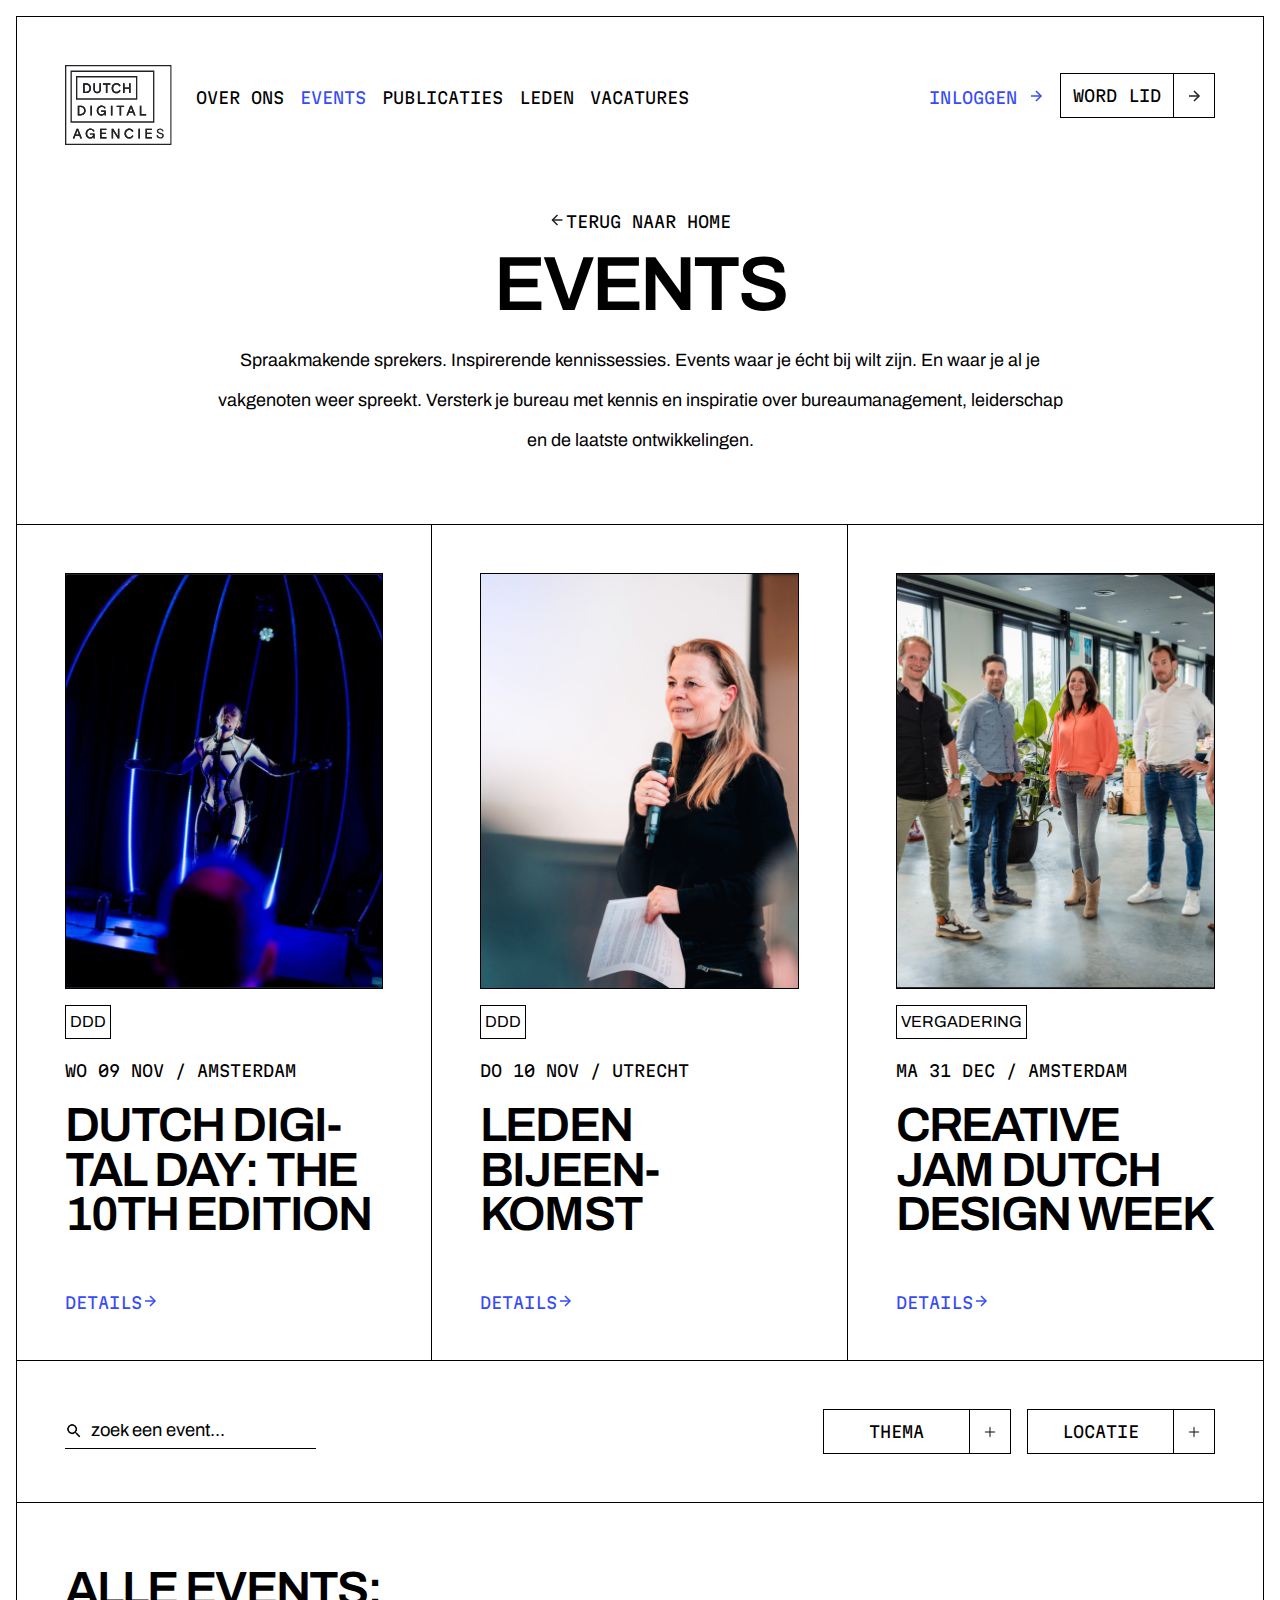
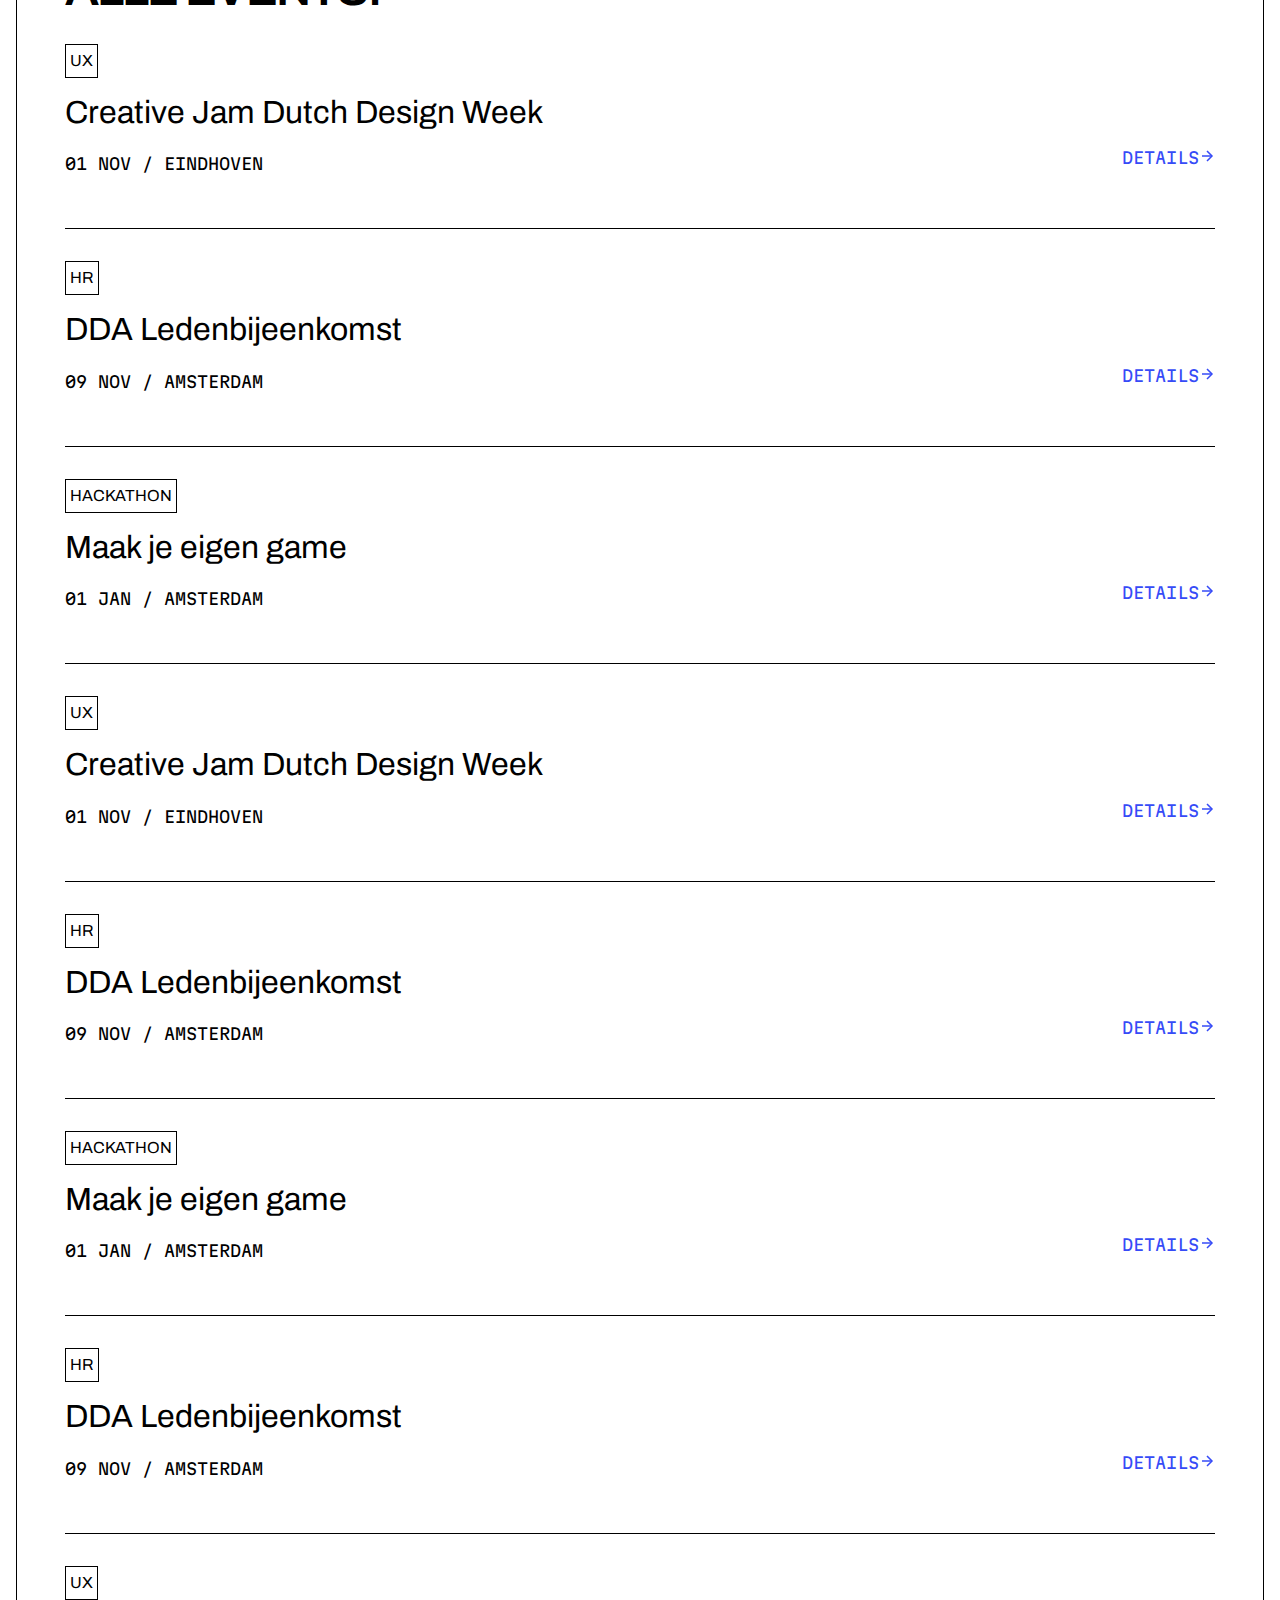
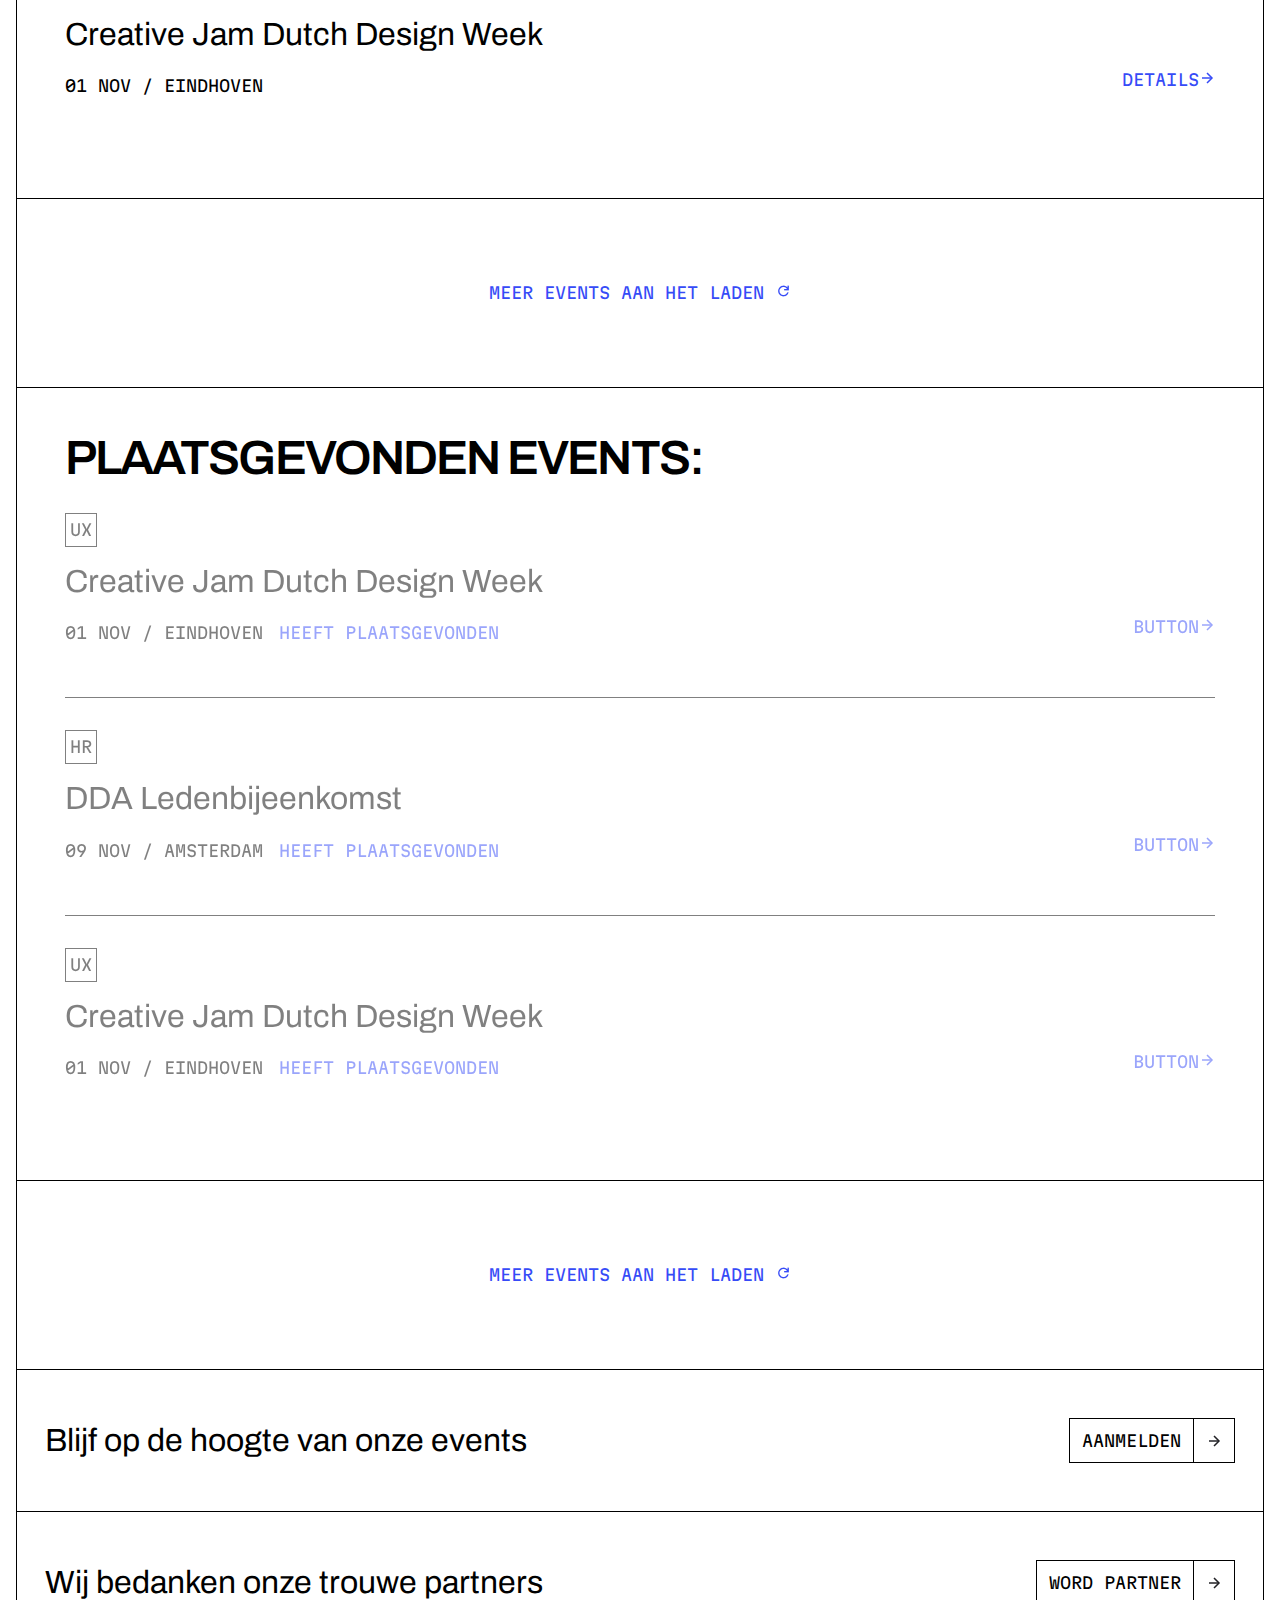
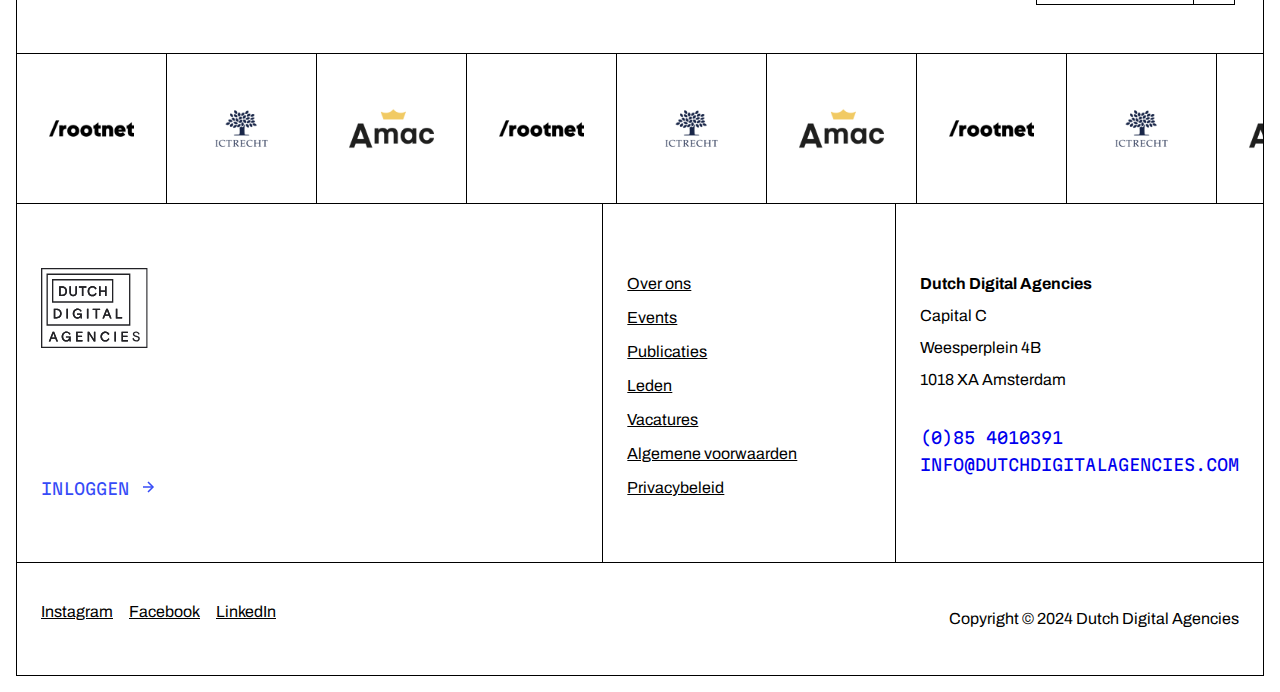
<file: index.html>
<!DOCTYPE html>
<html lang="nl">

<head>
    <meta charset="UTF-8">
    <meta name="viewport" content="width=device-width, initial-scale=1.0">
    <title>Events</title>
    <!DOCTYPE html>
    <html lang="nl">
    <link rel="stylesheet" href="./styles/styles.css">
    <link rel="stylesheet" href="./styles/font.css">
    <script defer src="./index.js"></script>

    </html>
</head>

<body>
    <header class="shrink">
        <nav class="scrolled">
            <a href="#"><img src="assets/logo.svg" alt="Dutch Digital Agencies"></a>
            <div class="off-screen-menu ">
                <ul>
                    <li><a href="">over ons</a></li>
                    <li><a class="active-page" href="index.html">events</a></li>
                    <li><a href="">publicaties</a></li>
                    <li><a href="">leden</a></li>
                    <li><a href="">vacatures</a></li>

                    <li class="align-right"><a class="blauwe-link" href="">inloggen <img src="assets/right-blauw.svg"
                                alt=""></a></li>
                    <li><a class="btn" href=""><span>word lid</span>
                            <div><img src="assets/arrow-right.svg" alt=""></div>
                        </a></li>
                </ul>
            </div>

            <button class="ham-menu" aria-label="navigatie menu">
                <span></span>
                <span></span>
                <span></span>
            </button>
        </nav>
    </header>

    <main>
        <!-- begin pagina tekst -->
        <section class="home">
            <a href=""><img src="assets/arrow-left.svg" alt="">terug naar home</a>
            <h1>events</h1>
            <p>Spraakmakende sprekers. Inspirerende kennissessies. Events waar je écht bij wilt zijn. En waar
                je al je vakgenoten weer spreekt. Versterk je bureau met kennis en inspiratie over bureaumanagement,
                leiderschap
                en de laatste ontwikkelingen.</p>
        </section>

        <!-- 3 events op een rij -->
        <section class="trending">
            <h2 class="visually-hidden">aankomende events:</h2>
            <article>
                <img class="sizing" src="assets/dutch-digital-day.png" alt="dutch digital day">
                <div class="text">
                    <p class="label"><abbr title="Dutch Digital Day">DDD</abbr></p>
                    <p class="data">wo 09 nov / Amsterdam</p>
                    <h2 class="xl">Dutch Digital Day: The 10th edition</h2>
                    <a class="blauwe-link" href="">details<img src="assets/right-blauw.svg" alt=""></a>
                </div>
            </article>

            <article>
                <img class="sizing" src="assets/leden-bijeenkomst.png" alt="ledenbijeenkomst">
                <div class="text">
                    <p class="label"><abbr title="Dutch Digital Day">DDD</abbr></p>
                    <p class="data">do 10 nov / Utrecht</p>
                    <h2 class="xl">Leden bijeenkomst</h2>
                    <a class="blauwe-link" href="detailpagina.html">details<img src="assets/right-blauw.svg" alt=""></a>
                </div>
            </article>

            <article>
                <img class="sizing" src="assets/creatieve-jam.png" alt="creatieve-jam">
                <div class="text">
                    <p class="label">VERGADERING</p>
                    <p class="data">ma 31 dec / Amsterdam</p>
                    <h2 class="xl">Creative Jam Dutch Design Week</h2>
                    <a class="blauwe-link" href="">details<img src="assets/right-blauw.svg" alt=""></a>
                </div>
            </article>
        </section>

        <!-- search- en filterbalk -->
        <section class="search">
            <h2 class="visually-hidden">zoekbalk en filters</h2>

            <form class="search-form" action="./search">
                <!-- <label for="event"> -->

             <div class="searchbox">       
                <img src="./assets/search-icon.png" alt="" aria-label="true">
                <input type="search" id="event" name="search" placeholder="zoek een event..." aria-label="Zoek een event" inputmode="search">
                <!-- <button type="submit">zoek</button> -->
            </div>

            <!-- </label> -->
            </form>

            <div class="right-container">
                <button class="btn filter thema-btn btn-selected"><span>THEMA</span>
                    <div><img src="assets/Icon.png" alt=""></div>
                    <form class="dropdown collapsed thema-dropdown">
                        <div class="dropdown-inner">
                            <label class="check-styling"><input id="ux" value="ux" type="radio" name="filterType">ux</label>
                            <label class="check-styling"><input id="hr" value="hr" type="radio" name="filterType">hr</label>
                            <label class="check-styling"><input id="hackathon" value="hackathon" type="radio" name="filterType">hackathon</label>
                            <label class="check-styling"><input id="all" value="" type="radio" name="filterType">geen filters</label>
                        </div>
                    </form>
                </button>
                <button class="btn filter locatie-btn btn-selected"><span>LOCATIE</span>
                    <div><img src="assets/Icon.png" alt=""></div>
                    <form class="dropdown collapsed locatie-dropdown">
                        <div class="dropdown-inner">
                            <label class="check-styling"><input type="radio" id="eindhoven" value="eindhoven" name="filterPlaats">Eindhoven</label>
                            <label class="check-styling"><input type="radio" id="amsterdam" value="amsterdam" name="filterPlaats">Amsterdam</label>
                            <label class="check-styling"><input type="radio" id="all" value="" name="filterPlaats">geen filters</label>
                        </div>
                    </form>
                </button>
            </div>
        </section>

        <!-- hele rij met events -->
        <section class="eventlist">
            <h3>alle events:</h3>
            <ul>
                <li data-category="ux" data-category2="eindhoven" >
                    <p class="label">UX</p>
                    <h3 class="lg">Creative Jam Dutch Design Week</h3>
                    <div class="flex-container">
                        <p class="data">01 nov / Eindhoven</p>
                        <a class="blauwe-link" href="">DETAILS<img src="assets/right-blauw.svg" alt=""></a>
                    </div>
                </li>
                <li data-category="hr" data-category2="amsterdam">
                    <p class="label">HR</p>
                    <h3 class="lg">DDA Ledenbijeenkomst</h3>
                    <div class="flex-container">
                        <p class="data">09 nov / Amsterdam</p>
                        <a class="blauwe-link" href="detailpagina.html">DETAILS<img src="assets/right-blauw.svg"
                                alt=""></a>
                    </div>
                </li>
                <li data-category="hackathon" data-category2="amsterdam">
                    <p class="label">hackathon</p>
                    <h3 class="lg">Maak je eigen game</h3>
                    <div class="flex-container">
                        <p class="data">01 jan / Amsterdam</p>
                        <a class="blauwe-link" href="">DETAILS<img src="assets/right-blauw.svg" alt=""></a>
                    </div>
                </li>
                <li data-category="ux" data-category2="eindhoven">
                    <p class="label">UX</p>
                    <h3 class="lg">Creative Jam Dutch Design Week</h3>
                    <div class="flex-container">
                        <p class="data">01 nov / Eindhoven</p>
                        <a class="blauwe-link" href="">DETAILS<img src="assets/right-blauw.svg" alt=""></a>
                    </div>
                </li>
                <li data-category="hr" data-category2="amsterdam">
                    <p class="label">HR</p>
                    <h3 class="lg">DDA Ledenbijeenkomst</h3>
                    <div class="flex-container">
                        <p class="data">09 NOV / AMSTERDAM</p>
                        <a class="blauwe-link" href="detailpagina.html">DETAILS<img src="assets/right-blauw.svg"
                                alt=""></a>
                    </div>
                </li>
                <li data-category="hackathon" data-category2="amsterdam">
                    <p class="label">hackathon</p>
                    <h3 class="lg">Maak je eigen game</h3>
                    <div class="flex-container">
                        <p class="data">01 jan / Amsterdam</p>
                        <a class="blauwe-link" href="">DETAILS<img src="assets/right-blauw.svg" alt=""></a>
                    </div>
                </li>
                <li data-category="hr" data-category2="amsterdam">
                    <p class="label">HR</p>
                    <h3 class="lg">DDA Ledenbijeenkomst</h3>
                    <div class="flex-container">
                        <p class="data">09 nov / Amsterdam</p>
                        <a class="blauwe-link" href="detailpagina.html">DETAILS<img src="assets/right-blauw.svg"
                                alt=""></a>
                    </div>
                </li>
                <li data-category="ux" data-category2="eindhoven">
                    <p class="label">UX</p>
                    <h3 class="lg">Creative Jam Dutch Design Week</h3>
                    <div class="flex-container">
                        <p class="data">01 nov / Eindhoven</p>
                        <a class="blauwe-link" href="">DETAILS<img src="assets/right-blauw.svg" alt=""></a>
                    </div>
                </li>
            </ul>
        </section>

        <!-- laden content -->
        <div class="laden">
            <p>meer events aan het laden <img src="assets/reload.png" alt=""></p>
        </div>

        <!-- hele rij plaatsgevonden events -->
        <section class="verleden">
            <h3>plaatsgevonden events:</h3>
            <ul>
                <li>
                    <p class="label">UX</p>
                    <h4>Creative Jam Dutch Design Week</h4>
                    <div class="flex-container">
                        <p class="data">01 nov / Eindhoven</p>
                        <p>heeft plaatsgevonden</p>
                        <div class="flex-item">
                            <a class="blauwe-link" href="">BUTTON<img src="assets/right-blauw.svg" alt=""></a>
                        </div>
                    </div>
                </li>
                <li>
                    <p class="label">HR</p>
                    <h4>DDA Ledenbijeenkomst</h4>
                    <div class="flex-container">
                        <p class="data">09 nov / Amsterdam</p>
                        <p>heeft plaatsgevonden</p>
                        <div class="flex-item">
                            <a class="blauwe-link" href="detailpagina.html">BUTTON<img src="assets/right-blauw.svg"
                                    alt=""></a>
                        </div>
                    </div>
                </li>
                <li>
                    <p class="label">UX</p>
                    <h4>Creative Jam Dutch Design Week</h4>
                    <div class="flex-container">
                        <p class="data">01 nov / Eindhoven</p>
                        <p>heeft plaatsgevonden</p>
                        <div class="flex-item">
                            <a class="blauwe-link" href="">BUTTON<img src="assets/right-blauw.svg" alt=""></a>
                        </div>
                    </div>
                </li>
            </ul>
        </section>

        <!-- laden content -->
        <div class="laden">
            <p>meer events aan het laden <img src="assets/reload.png" alt=""></p>
        </div>

        <!-- op de hoogte blijven = aanmelden -->
        <section class="up2date">
            <h4>Blijf op de hoogte van onze events</h4>
            <a class="btn" href=""><span>aanmelden</span>
                <div><img src="assets/arrow-right.svg" alt=""></div>
            </a>
        </section>

        <!-- bedanken partners = word partner -->
        <section class="thanks">
            <h4>Wij bedanken onze trouwe partners</h4>
            <a class="btn" href=""><span>word partner</span>
                <div><img src="assets/arrow-right.svg" alt=""></div>
            </a>
        </section>

        <div class="logos">
            <img src="assets/rootnetlogo.png" alt="logo rootnet">
            <img src="assets/ictrechtlogo.png" alt="logo ictrecht">
            <img src="assets/amaclogo.png" alt="logo Amac">
            <img src="assets/rootnetlogo.png" alt="logo rootnet">
            <img src="assets/ictrechtlogo.png" alt="logo ictrecht">
            <img src="assets/amaclogo.png" alt="logo Amac">
            <img src="assets/rootnetlogo.png" alt="logo rootnet">
            <img src="assets/ictrechtlogo.png" alt="logo ictrecht">
            <img src="assets/amaclogo.png" alt="logo Amac">
            <img src="assets/rootnetlogo.png" alt="logo rootnet">
            <img src="assets/ictrechtlogo.png" alt="logo ictrecht">
            <img src="assets/amaclogo.png" alt="logo Amac">
        </div>
    </main>

    <footer>
        <div class="first">
            <img id="logo" src="assets/logo.svg" alt="logo">
            <a class="blauwe-link" href="">inloggen <img src="assets/right-blauw.svg" alt=""></a>
        </div>

        <nav class="second">
            <ul>
                <li><a href="">Over ons</a></li>
                <li><a href="">Events</a></li>
                <li><a href="">Publicaties</a></li>
                <li><a href="">Leden</a></li>
                <li><a href="">Vacatures</a></li>
                <li><a href="">Algemene voorwaarden</a></li>
                <li><a href="">Privacybeleid</a></li>
            </ul>
        </nav>

        <div class="third">
            <p><b>Dutch Digital Agencies</b>
                <br>Capital C
                <br>Weesperplein 4B
                <br>1018 XA Amsterdam
            </p>
            <div class="margin">
                <a href="tel:(0)854010391">(0)85 4010391</a>
                <a href="mailto:info@dutchdigitalagencies.com">info@dutchdigitalagencies.com</a>
            </div>
        </div>
    </footer>

    <section class="bottom">
        <h2 class="visually-hidden">socials</h2>
        <div class="socials">
            <a href="https://www.instagram.com/dutchdigitalagencies/">Instagram</a>
            <a href="https://www.facebook.com/DutchDigitalAgencies/">Facebook</a>
            <a href="https://nl.linkedin.com/company/dutch-digital-agencies">LinkedIn</a>
        </div>
        <p class="footer">Copyright © 2024 Dutch Digital Agencies</p>
    </section>


</body>

</html>
</file>
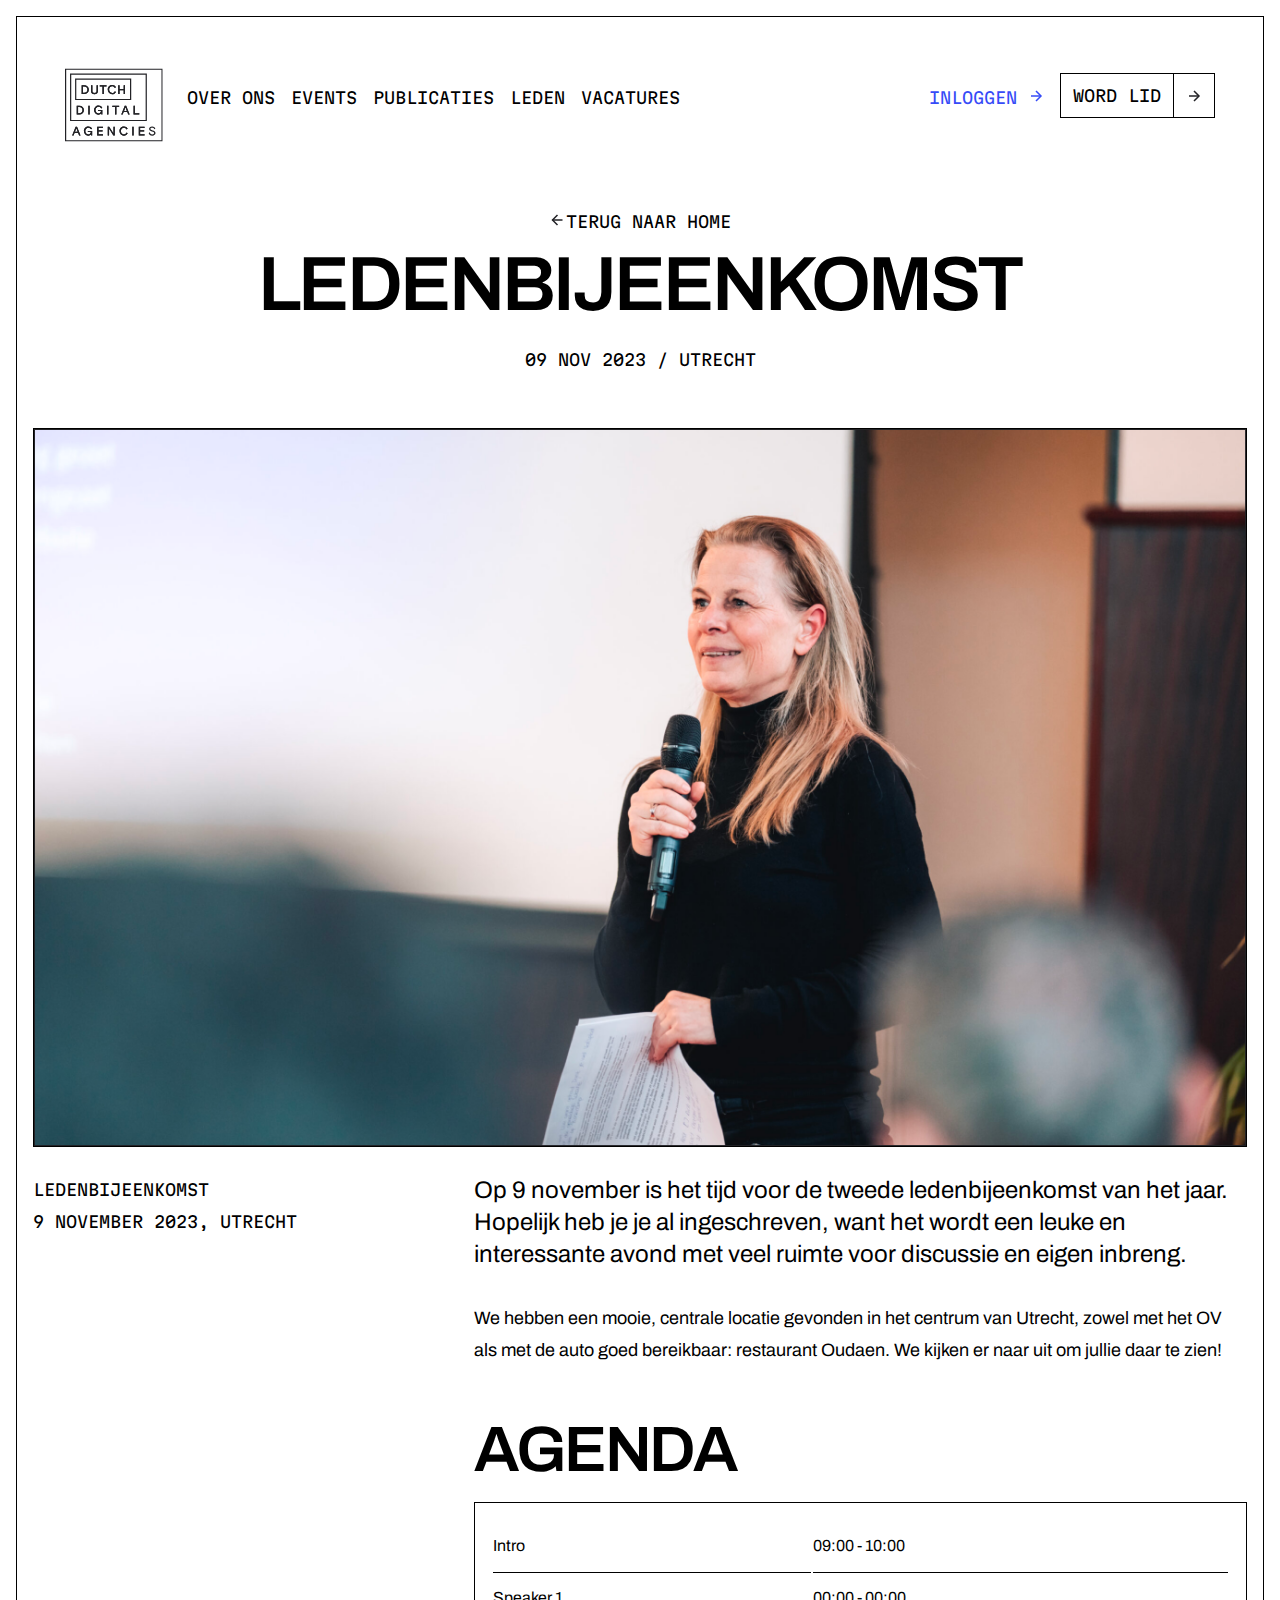
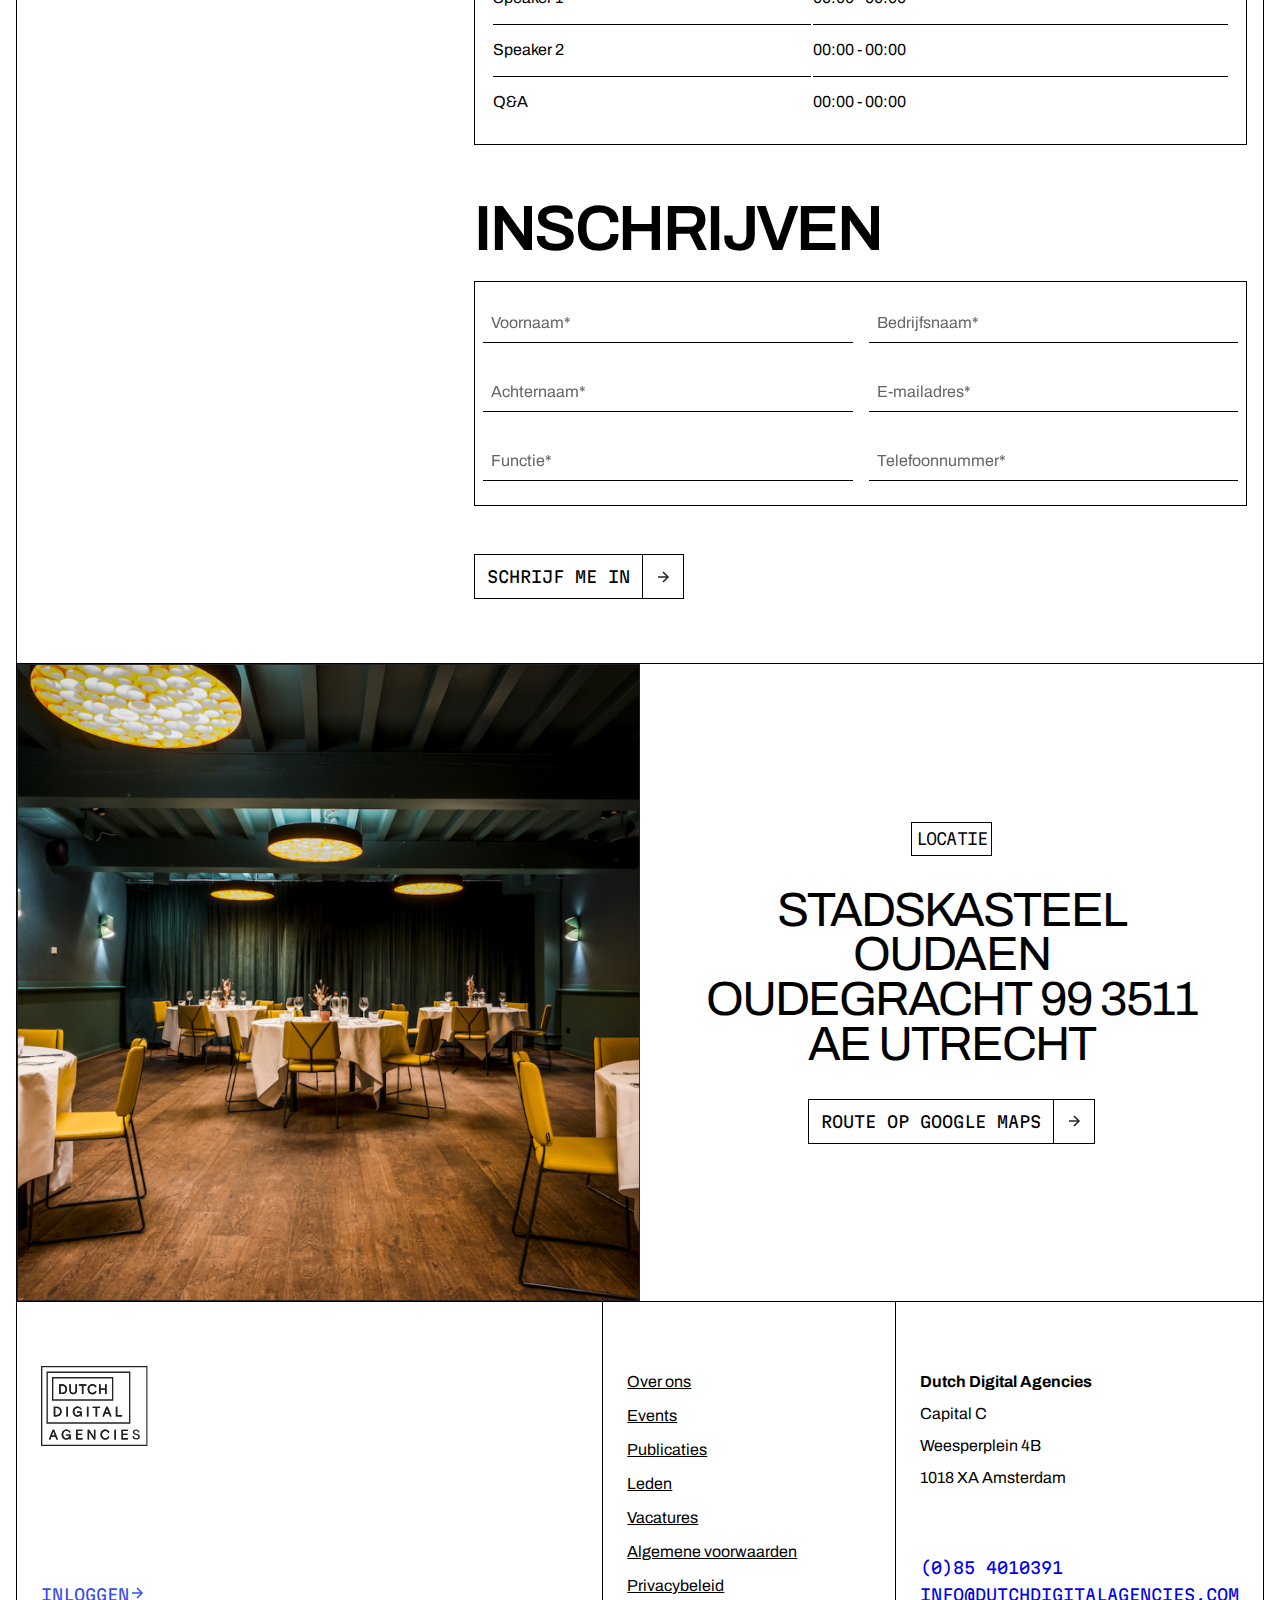
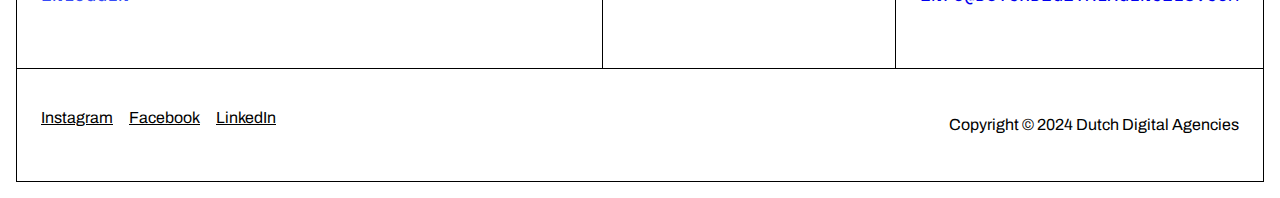
<file: detailpagina.html>
<!DOCTYPE html>
<html lang="nl">
<head>
    <meta charset="UTF-8">
    <meta name="viewport" content="width=device-width, initial-scale=1.0">
    <title>Detailpagina</title>
    <link rel="stylesheet" href="./styles/dda-gezamenlijk.css">
    <link rel="stylesheet" href="./styles/detailpagina.css">
    <link rel="stylesheet" href="./styles/font.css">
    
    <script defer src="./index.js"></script>
</head>
<body>
    
    <header>
        <nav>
            <a href="index.html"><img src="assets/logo.svg" alt="Dutch Digital Agencies"></a>
            
            <div class="off-screen-menu ">
                <ul>
                    <li><a href="">over ons</a></li>
                    <li><a href="index.html">events</a></li>
                    <li><a href="">publicaties</a></li>
                    <li><a href="">leden</a></li>
                    <li><a href="">vacatures</a></li>

                    <li class="align-right"><a class="blauwe-link" href="">inloggen <img src="assets/right-blauw.svg" alt=""></a></li>
                    <li><a class="btn" href=""><span>word lid</span><div><img src="assets/arrow-right.svg" alt=""></div></a></li>
                </ul>
            </div>

            <button class="ham-menu" aria-label="navigatie menu">
                <span></span>
                <span></span>
                <span></span>
            </button>
        </nav>
    </header>


    <main>
        <section class="top">
            <a href="index.html"><img src="assets/arrow-left.svg" alt="">terug naar home</a>
            <h1>Leden&shy;bijeenkomst</h1>
            <p class="data">09 nov 2023 / Utrecht</p>
            <img class="height" src="assets/leden-bijeenkomst.png" alt="">
        </section>

        <section class="info">
            <h2 class="visually-hidden">informatie</h2>
            <p class="data">Ledenbijeenkomst<br>9 november 2023, Utrecht</p>
            <p class="groot">Op 9 november is het tijd voor de tweede ledenbijeenkomst van het jaar. Hopelijk heb je je al ingeschreven, want het wordt een leuke en interessante avond met veel ruimte voor discussie en eigen inbreng.</p>
            <p class="klein">We hebben een mooie, centrale locatie gevonden in het centrum van Utrecht, zowel met het OV als met de auto goed bereikbaar: restaurant Oudaen. We kijken er naar uit om jullie daar te zien!</p>
        </section>

        <section class="tabellen">
            <h3 class="xxl">Agenda</h3>
            <table>
                <tr>
                    <td>Intro</td>
                    <td>09:00 - 10:00</td>
                </tr>
                <tr>
                    <td>Speaker 1</td>
                    <td>00:00 - 00:00</td>
                </tr>
                <tr>
                    <td>Speaker 2</td>
                    <td>00:00 - 00:00</td>
                </tr>
                <tr>
                    <td>Q&A</td>
                    <td>00:00 - 00:00</td>
                </tr>
            </table>

            <h3 class="xxl">Inschrijven</h3>
            <form action="#" class="styling-form">
        <div class="left-container">   
                <label>
                    <span>Voornaam</span>
                    <input type="text" required placeholder=" ">
                </label>
                <label>
                    <span>Achternaam</span>
                    <input type="text" required placeholder=" ">
                </label>
                <label>
                    <span>Functie</span>
                    <input type="text" required placeholder=" ">
                </label>
        </div> 
        <div class="right-container">  
                <label>
                    <span>Bedrijfsnaam</span>
                    <input type="text" required placeholder=" ">
                </label>
                <label>
                    <span>E-mailadres</span>
                    <input type="email" required placeholder=" ">
                </label>
                <label>
                    <span>Telefoonnummer</span>
                    <input type="tel" required placeholder=" ">
                </label>
        </div> 
            </form>

             <a href="" class="btn"><span>Schrijf me in</span><div><img src="assets/arrow-right.svg" alt=""></div></a>
        </section>

        <section class="locatie">
            <img class="height" src="assets/location_img.png" alt="">  
        <div class="flex-container"> 
            <p class="label">locatie</p>
            <h4 class="xl">Stadskasteel Oudaen Oudegracht 99 3511 AE Utrecht</h4>
            <a href="https://www.google.com/maps/dir//Oudegracht+99,+3511+AE+Utrecht/@52.0928387,5.0342908,12z/data=!4m8!4m7!1m0!1m5!1m1!1s0x47c66f449d84135b:0x127b36b2253451be!2m2!1d5.116691!2d52.0928674?entry=ttu&g_ep=EgoyMDI0MTEyNC4xIKXMDSoASAFQAw%3D%3D" 
                class="btn"><span>route op google maps</span><div><img src="assets/arrow-right.svg" alt=""></div></a>  <!-- link nog toevoegen -->
        </div>
        </section>
    </main>


    <footer>
        <div class="first">
            <img id="logo" src="assets/logo.svg" alt="logo">
            <a href="" class="blauwe-link">inloggen<img src="assets/right-blauw.svg" alt=""></a>
        </div>

        <nav class="second">
            <ul>
                <li><a href="">Over ons</a></li>
                <li><a href="">Events</a></li>
                <li><a href="">Publicaties</a></li>
                <li><a href="">Leden</a></li>
                <li><a href="">Vacatures</a></li>
                <li><a href="">Algemene voorwaarden</a></li>
                <li><a href="">Privacybeleid</a></li>
            </ul>
        </nav>

        <div class="third">
            <p><b>Dutch Digital Agencies</b>
                <br>Capital C
                <br>Weesperplein 4B
                <br>1018 XA Amsterdam
            </p>
        
           <div class="margin"> 
            <a href="tel:(0)854010391" class="margin">(0)85 4010391</a>
            <a href="mailto:info@dutchdigitalagencies.com">info@dutchdigitalagencies.com</a>
            </div>
        </div>
    </footer>

    <section class="bottom">
        <h2 class="visually-hidden">socials</h2>
        <div class="socials">
            <a href="https://www.instagram.com/dutchdigitalagencies/">Instagram</a>
            <a href="https://www.facebook.com/DutchDigitalAgencies/">Facebook</a>
            <a href="https://nl.linkedin.com/company/dutch-digital-agencies">LinkedIn</a>
        </div>
        <p class="footer">Copyright © 2024 Dutch Digital Agencies</p>
    </section>
</body>
</html>
</file>
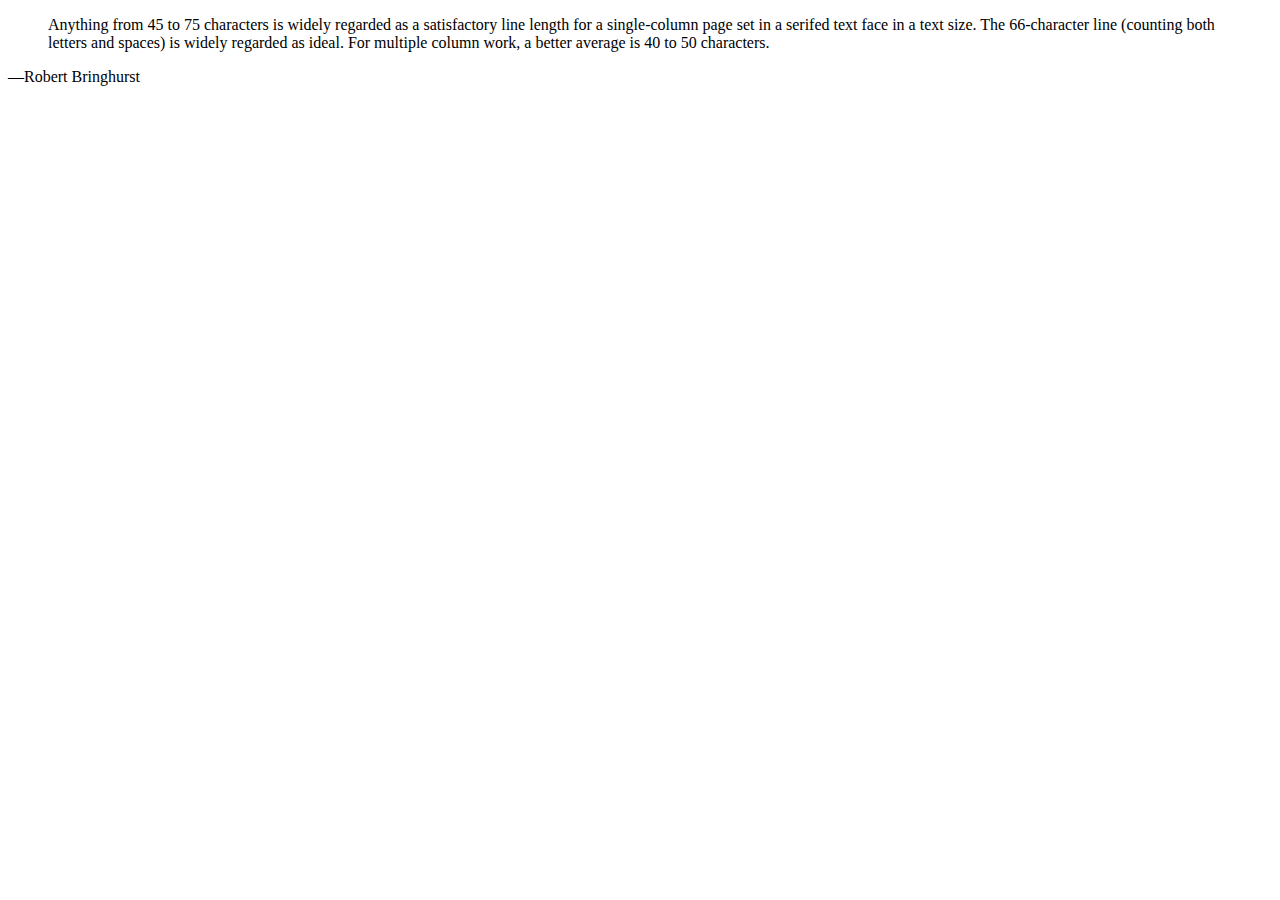
<file: font.html>
<!DOCTYPE html>
<html lang="en">
<head>
    <meta charset="UTF-8">
    <meta name="viewport" content="width=device-width, initial-scale=1.0">
    <title>Document</title>
    <link rel="stylesheet" href="./styles/font.css">
</head>
<body>
    <section>
        <blockquote cite="http://webtypography.net/2.1.2">
          <p>Anything from 45 to 75 characters is widely regarded as a satisfactory line length for a single-column page set in a serifed text face in a text size. The 66-character line (counting both letters and spaces) is widely regarded as ideal. For multiple column work, a better average is 40 to 50 characters.</p>
        </blockquote>
        <p>—Robert Bringhurst</p>
      </section>
</body>
</html>
</file>
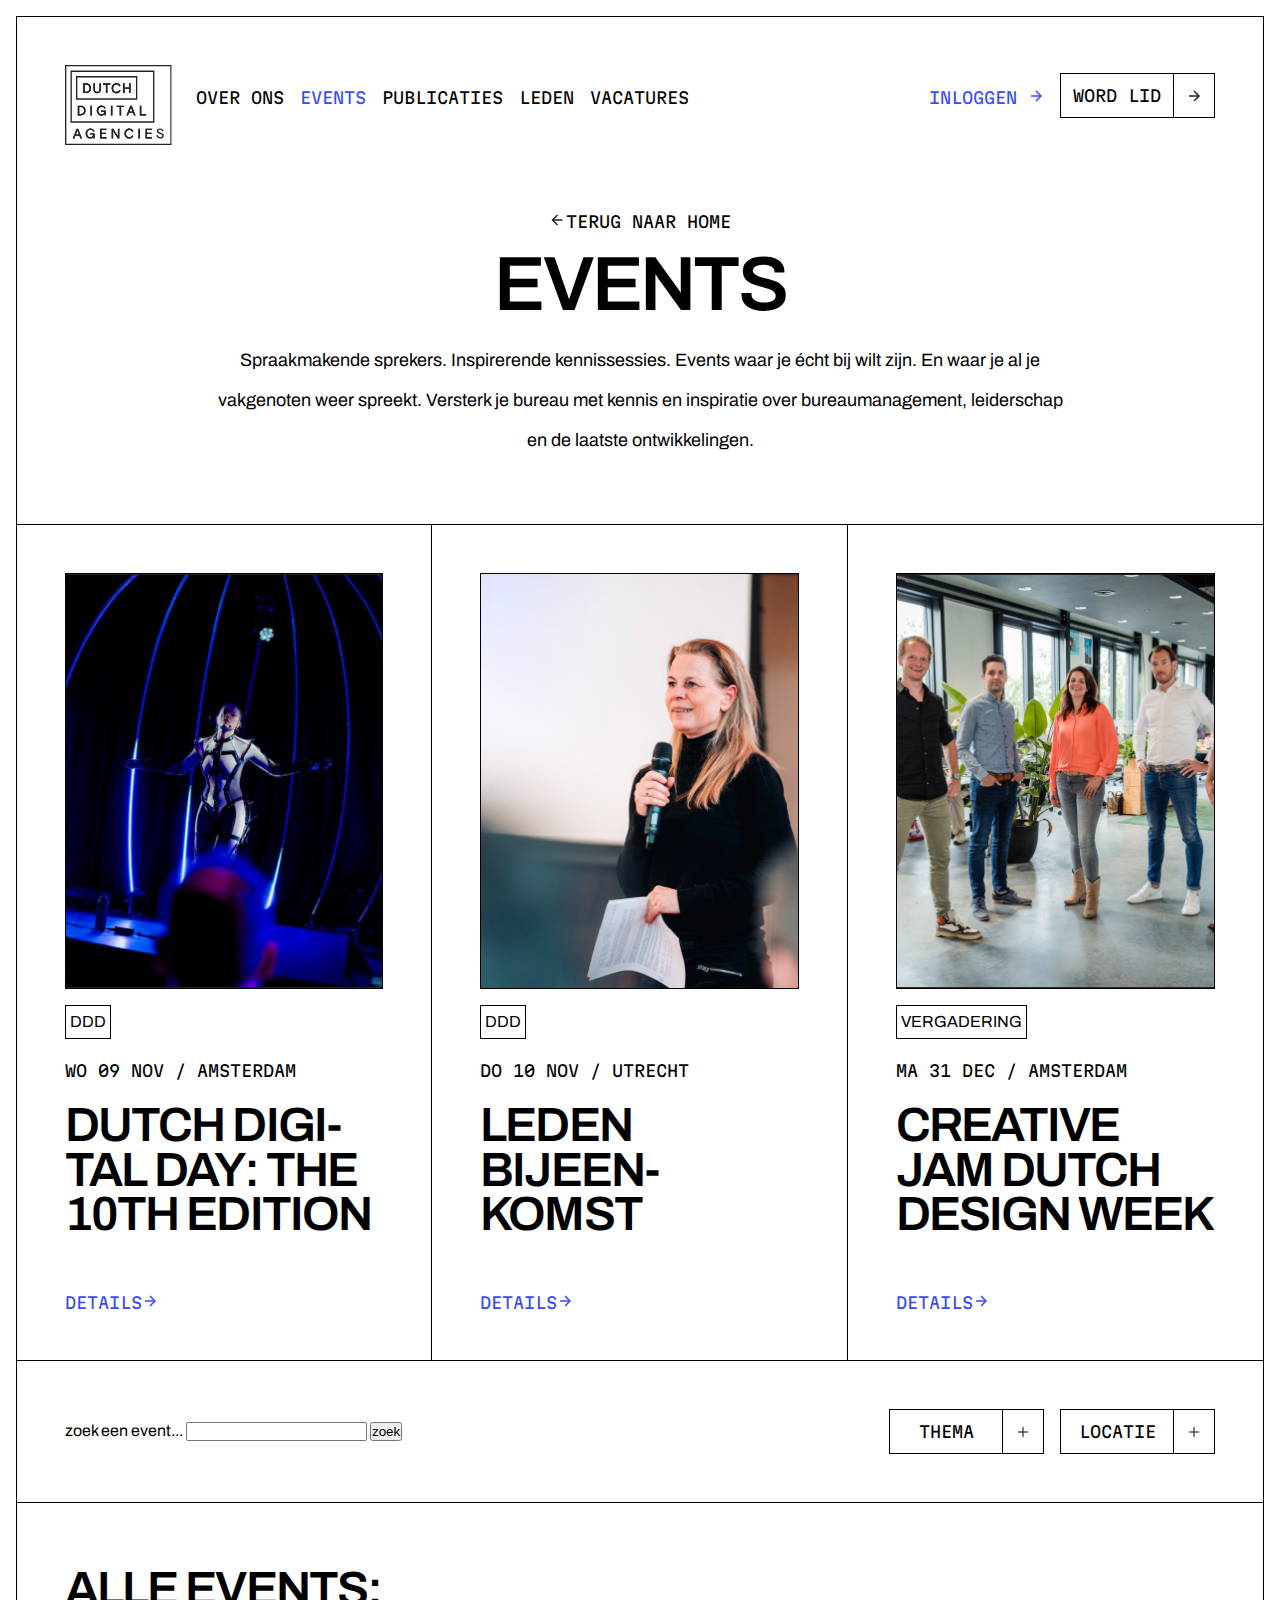
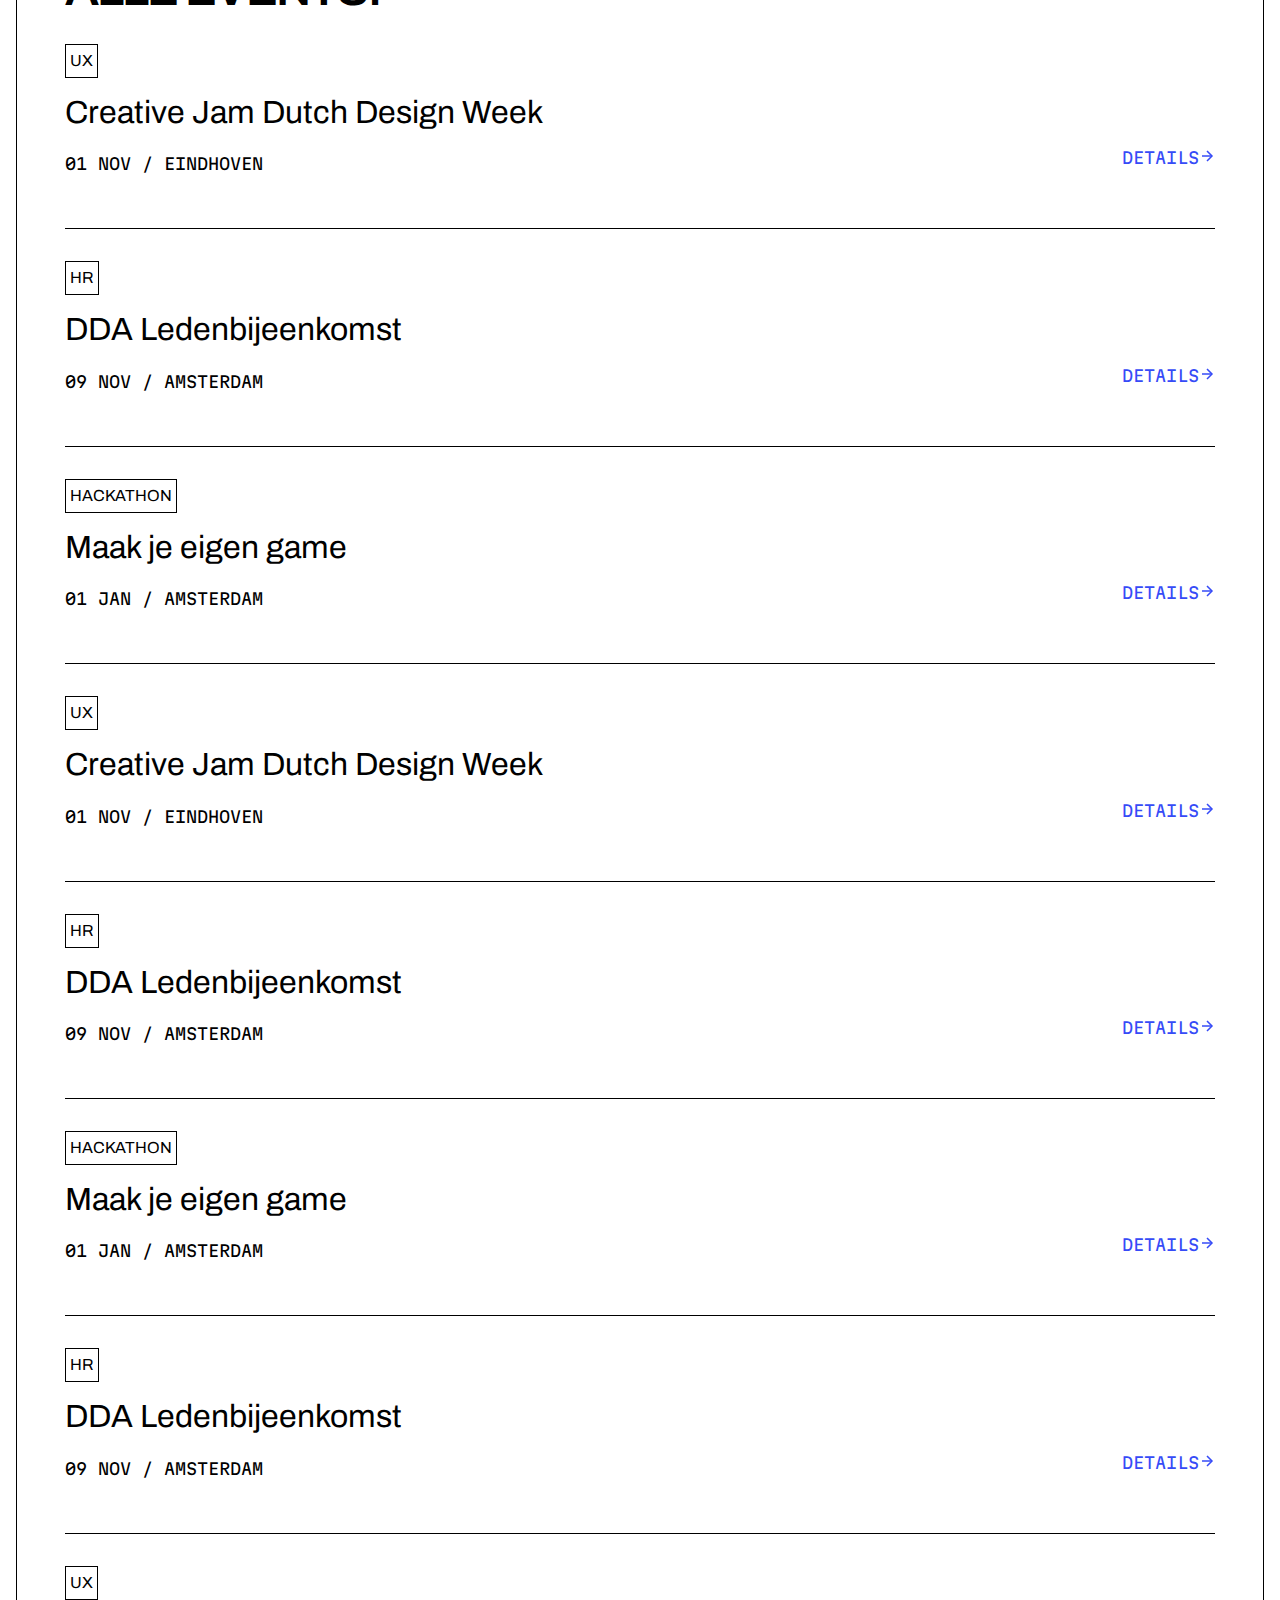
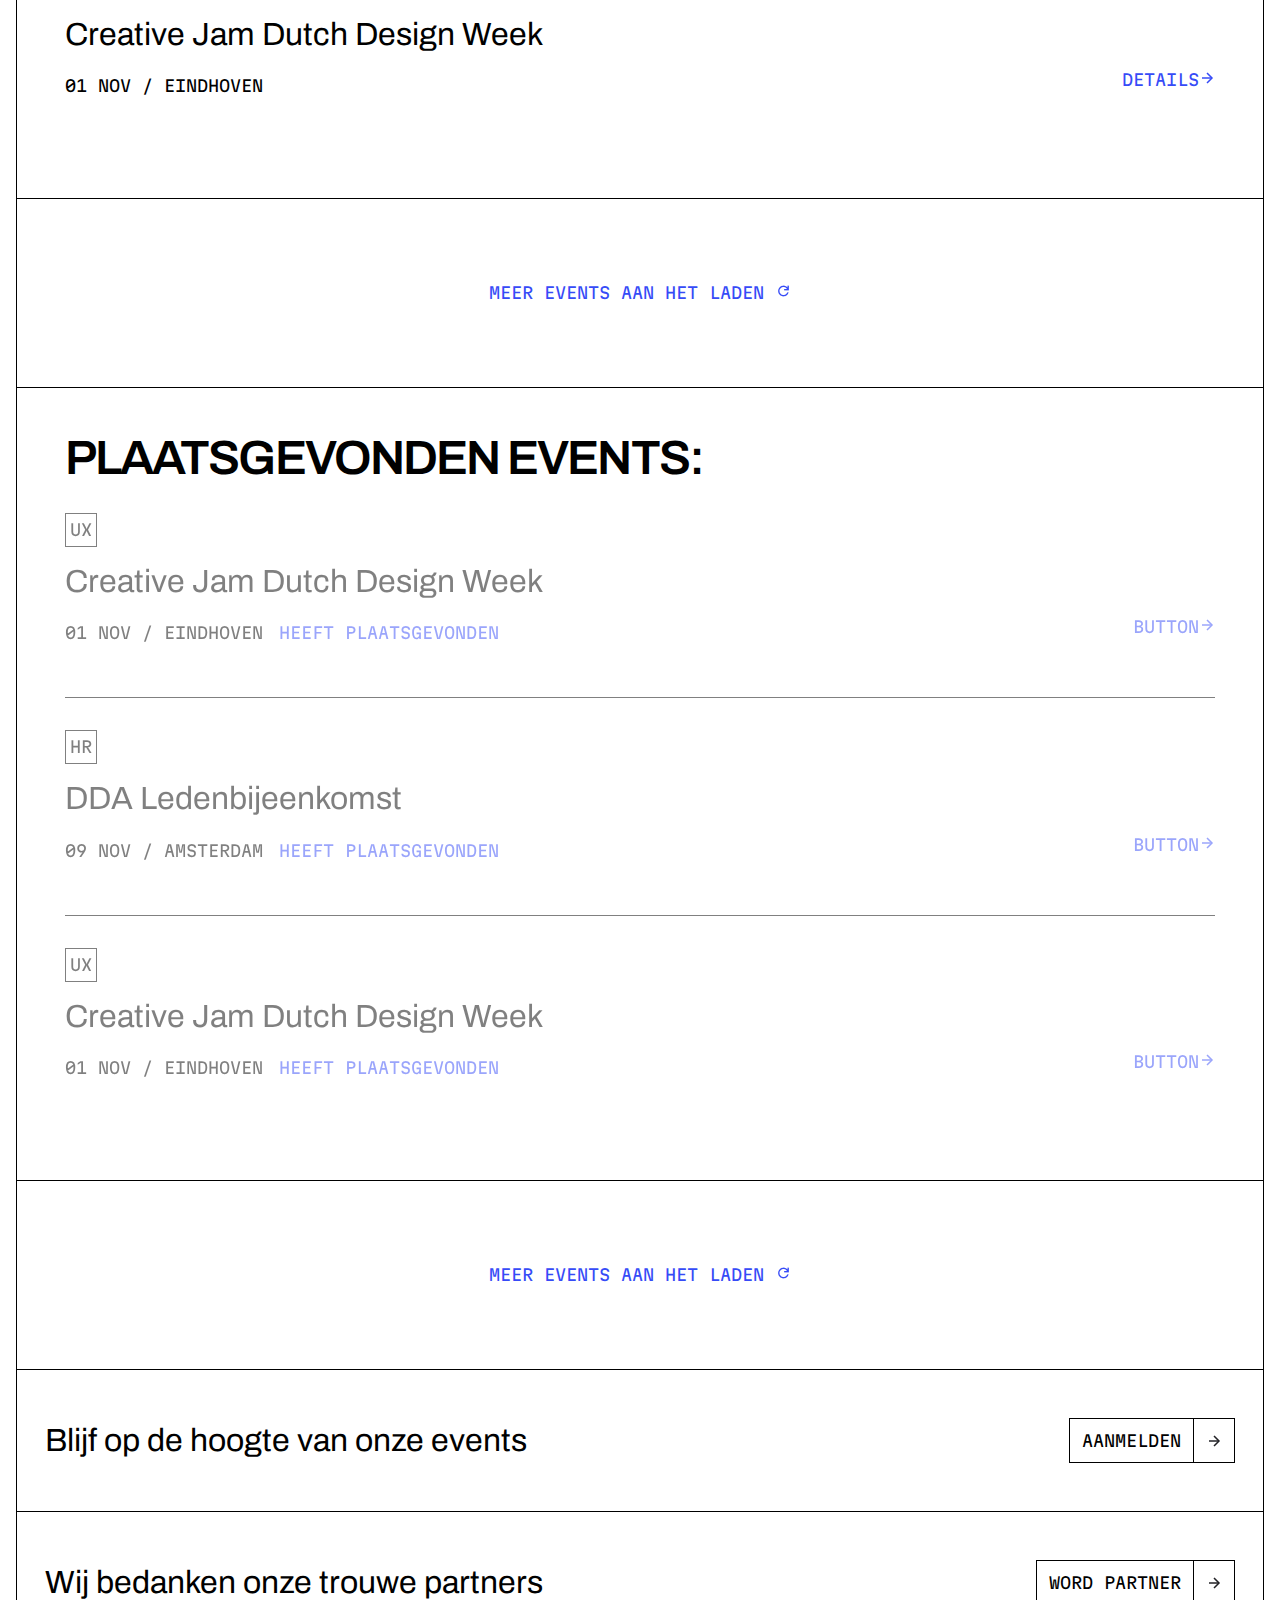
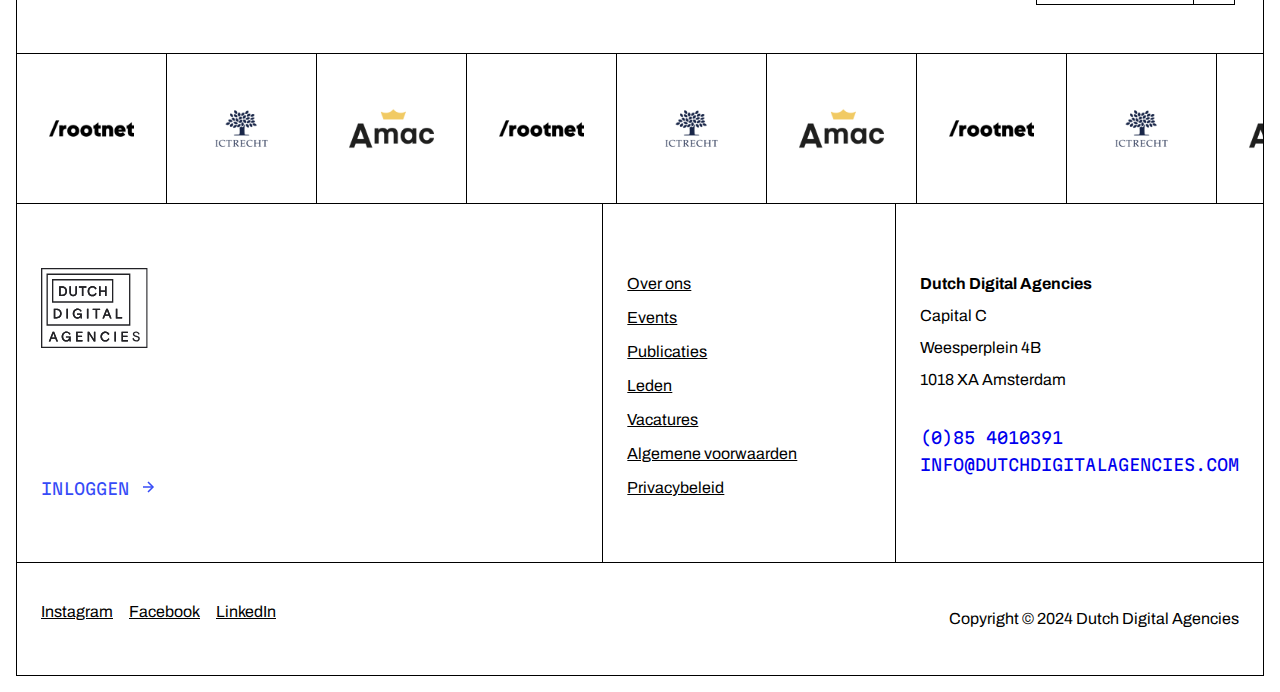
<file: index copy.html>
<!DOCTYPE html>
<html lang="nl">

<head>
    <meta charset="UTF-8">
    <meta name="viewport" content="width=device-width, initial-scale=1.0">
    <title>Events</title>
    <!DOCTYPE html>
    <html lang="nl">
    <link rel="stylesheet" href="./styles/styles.css">
    <link rel="stylesheet" href="./styles/font.css">
    <script defer src="./index.js"></script>

    </html>
</head>

<body>
    <header class="shrink">
        <nav class="scrolled">
            <a href="#"><img src="assets/logo.svg" alt="Dutch Digital Agencies"></a>
            <div class="off-screen-menu ">
                <ul>
                    <li><a href="">over ons</a></li>
                    <li><a class="active-page" href="index.html">events</a></li>
                    <li><a href="">publicaties</a></li>
                    <li><a href="">leden</a></li>
                    <li><a href="">vacatures</a></li>

                    <li class="align-right"><a class="blauwe-link" href="">inloggen <img src="assets/right-blauw.svg"
                                alt=""></a></li>
                    <li><a class="btn" href=""><span>word lid</span>
                            <div><img src="assets/arrow-right.svg" alt=""></div>
                        </a></li>
                </ul>
            </div>

            <button class="ham-menu" aria-label="navigatie menu">
                <span></span>
                <span></span>
                <span></span>
            </button>
        </nav>
    </header>

    <main>
        <!-- begin pagina tekst -->
        <section class="home">
            <a href=""><img src="assets/arrow-left.svg" alt="">terug naar home</a>
            <h1>events</h1>
            <p>Spraakmakende sprekers. Inspirerende kennissessies. Events waar je écht bij wilt zijn. En waar
                je al je vakgenoten weer spreekt. Versterk je bureau met kennis en inspiratie over bureaumanagement,
                leiderschap
                en de laatste ontwikkelingen.</p>
        </section>

        <!-- 3 events op een rij -->
        <section class="trending">
            <h2 class="visually-hidden">trending events</h2>
            <article>
                <img class="sizing" src="assets/dutch-digital-day.png" alt="dutch digital day">
                <div class="text">
                    <p class="label"><abbr title="Dutch Digital Day">DDD</abbr></p>
                    <p class="data">wo 09 nov / Amsterdam</p>
                    <h2 class="xl">Dutch Digital Day: The 10th edition</h2>
                    <a class="blauwe-link" href="">details<img src="assets/right-blauw.svg" alt=""></a>
                </div>
            </article>

            <article>
                <img class="sizing" src="assets/leden-bijeenkomst.png" alt="ledenbijeenkomst">
                <div class="text">
                    <p class="label"><abbr title="Dutch Digital Day">DDD</abbr></p>
                    <p class="data">do 10 nov / Utrecht</p>
                    <h2 class="xl">Leden bijeenkomst</h2>
                    <a class="blauwe-link" href="detailpagina.html">details<img src="assets/right-blauw.svg" alt=""></a>
                </div>
            </article>

            <article>
                <img class="sizing" src="assets/creatieve-jam.png" alt="creatieve-jam">
                <div class="text">
                    <p class="label">VERGADERING</p>
                    <p class="data">ma 31 dec / Amsterdam</p>
                    <h2 class="xl">Creative Jam Dutch Design Week</h2>
                    <a class="blauwe-link" href="">details<img src="assets/right-blauw.svg" alt=""></a>
                </div>
            </article>
        </section>

        <!-- search- en filterbalk -->
        <section class="search">
            <h2 class="visually-hidden">zoekbalk</h2>
            <form action="./search">
                <label for="event">zoek een event...</label>
                <input type="search" id="event" name="search">
                <button type="submit">zoek</button>
            </form>
            <div class="right-container">
                <button class="btn filter thema-btn btn-selected"><span>THEMA</span>
                    <div><img src="assets/Icon.png" alt=""></div>
                    <form class="dropdown collapsed thema-dropdown">
                        <div class="dropdown-inner">
                            <label class="check-styling"><input id="ux" value="ux" type="checkbox">ux</label>
                            <label class="check-styling"><input id="hr" value="hr" type="checkbox">hr</label>
                            <label class="check-styling"><input id="hack" value="hack" type="checkbox">hackathon</label>
                        </div>
                    </form>
                </button>
                <button class="btn filter locatie-btn btn-selected"><span>LOCATIE</span>
                    <div><img src="assets/Icon.png" alt=""></div>
                    <form class="dropdown collapsed locatie-dropdown">
                        <div class="dropdown-inner">
                        <label class="check-styling"><input type="checkbox" id="eind" value="eind">Eindhoven</label>
                        <label class="check-styling"><input type="checkbox" id="ams" value="ams">Amsterdam</label>
                        </div>
                    </form>
                </button>
            </div>
        </section>

        <!-- hele rij met events -->
        <section class="eventlist">
            <h3>alle events:</h3>
            <ul>
                <li data-category="ux1" data-category2="eind1" >
                    <p class="label">UX</p>
                    <h3 class="lg">Creative Jam Dutch Design Week</h3>
                    <div class="flex-container">
                        <p class="data">01 nov / Eindhoven</p>
                        <a class="blauwe-link" href="">DETAILS<img src="assets/right-blauw.svg" alt=""></a>
                    </div>
                </li>
                <li data-category="hr1" data-category2="ams1">
                    <p class="label">HR</p>
                    <h3 class="lg">DDA Ledenbijeenkomst</h3>
                    <div class="flex-container">
                        <p class="data">09 nov / Amsterdam</p>
                        <a class="blauwe-link" href="detailpagina.html">DETAILS<img src="assets/right-blauw.svg"
                                alt=""></a>
                    </div>
                </li>
                <li data-category="hackathon1" data-category2="ams2">
                    <p class="label">hackathon</p>
                    <h3 class="lg">Maak je eigen game</h3>
                    <div class="flex-container">
                        <p class="data">01 jan / Amsterdam</p>
                        <a class="blauwe-link" href="">DETAILS<img src="assets/right-blauw.svg" alt=""></a>
                    </div>
                </li>
                <li data-category="ux2" data-category2="eind2">
                    <p class="label">UX</p>
                    <h3 class="lg">Creative Jam Dutch Design Week</h3>
                    <div class="flex-container">
                        <p class="data">01 nov / Eindhoven</p>
                        <a class="blauwe-link" href="">DETAILS<img src="assets/right-blauw.svg" alt=""></a>
                    </div>
                </li>
                <li data-category="hr2" data-category2="ams3">
                    <p class="label">HR</p>
                    <h3 class="lg">DDA Ledenbijeenkomst</h3>
                    <div class="flex-container">
                        <p class="data">09 NOV / AMSTERDAM</p>
                        <a class="blauwe-link" href="detailpagina.html">DETAILS<img src="assets/right-blauw.svg"
                                alt=""></a>
                    </div>
                </li>
                <li data-category="hackathon2" data-category2="ams4">
                    <p class="label">hackathon</p>
                    <h3 class="lg">Maak je eigen game</h3>
                    <div class="flex-container">
                        <p class="data">01 jan / Amsterdam</p>
                        <a class="blauwe-link" href="">DETAILS<img src="assets/right-blauw.svg" alt=""></a>
                    </div>
                </li>
                <li data-category="hr3" data-category2="ams5">
                    <p class="label">HR</p>
                    <h3 class="lg">DDA Ledenbijeenkomst</h3>
                    <div class="flex-container">
                        <p class="data">09 nov / Amsterdam</p>
                        <a class="blauwe-link" href="detailpagina.html">DETAILS<img src="assets/right-blauw.svg"
                                alt=""></a>
                    </div>
                </li>
                <li data-category="ux3" data-category2="eind3">
                    <p class="label">UX</p>
                    <h3 class="lg">Creative Jam Dutch Design Week</h3>
                    <div class="flex-container">
                        <p class="data">01 nov / Eindhoven</p>
                        <a class="blauwe-link" href="">DETAILS<img src="assets/right-blauw.svg" alt=""></a>
                    </div>
                </li>
            </ul>
        </section>

        <!-- laden content -->
        <div class="laden">
            <p>meer events aan het laden <img src="assets/reload.png" alt=""></p>
        </div>

        <!-- hele rij plaatsgevonden events -->
        <section class="verleden">
            <h3>plaatsgevonden events:</h3>
            <ul>
                <li>
                    <p class="label">UX</p>
                    <h4>Creative Jam Dutch Design Week</h4>
                    <div class="flex-container">
                        <p class="data">01 nov / Eindhoven</p>
                        <p>heeft plaatsgevonden</p>
                        <div class="flex-item">
                            <a class="blauwe-link" href="">BUTTON<img src="assets/right-blauw.svg" alt=""></a>
                        </div>
                    </div>
                </li>
                <li>
                    <p class="label">HR</p>
                    <h4>DDA Ledenbijeenkomst</h4>
                    <div class="flex-container">
                        <p class="data">09 nov / Amsterdam</p>
                        <p>heeft plaatsgevonden</p>
                        <div class="flex-item">
                            <a class="blauwe-link" href="detailpagina.html">BUTTON<img src="assets/right-blauw.svg"
                                    alt=""></a>
                        </div>
                    </div>
                </li>
                <li>
                    <p class="label">UX</p>
                    <h4>Creative Jam Dutch Design Week</h4>
                    <div class="flex-container">
                        <p class="data">01 nov / Eindhoven</p>
                        <p>heeft plaatsgevonden</p>
                        <div class="flex-item">
                            <a class="blauwe-link" href="">BUTTON<img src="assets/right-blauw.svg" alt=""></a>
                        </div>
                    </div>
                </li>
            </ul>
        </section>

        <!-- laden content -->
        <div class="laden">
            <p>meer events aan het laden <img src="assets/reload.png" alt=""></p>
        </div>

        <!-- op de hoogte blijven = aanmelden -->
        <section class="up2date">
            <h4>Blijf op de hoogte van onze events</h4>
            <a class="btn" href=""><span>aanmelden</span>
                <div><img src="assets/arrow-right.svg" alt=""></div>
            </a>
        </section>

        <!-- bedanken partners = word partner -->
        <section class="thanks">
            <h4>Wij bedanken onze trouwe partners</h4>
            <a class="btn" href=""><span>word partner</span>
                <div><img src="assets/arrow-right.svg" alt=""></div>
            </a>
        </section>

        <div class="logos">
            <img src="assets/rootnetlogo.png" alt="logo rootnet">
            <img src="assets/ictrechtlogo.png" alt="logo ictrecht">
            <img src="assets/amaclogo.png" alt="logo Amac">
            <img src="assets/rootnetlogo.png" alt="logo rootnet">
            <img src="assets/ictrechtlogo.png" alt="logo ictrecht">
            <img src="assets/amaclogo.png" alt="logo Amac">
            <img src="assets/rootnetlogo.png" alt="logo rootnet">
            <img src="assets/ictrechtlogo.png" alt="logo ictrecht">
            <img src="assets/amaclogo.png" alt="logo Amac">
            <img src="assets/rootnetlogo.png" alt="logo rootnet">
            <img src="assets/ictrechtlogo.png" alt="logo ictrecht">
            <img src="assets/amaclogo.png" alt="logo Amac">
        </div>
    </main>

    <footer>
        <div class="first">
            <img id="logo" src="assets/logo.svg" alt="logo">
            <a class="blauwe-link" href="">inloggen <img src="assets/right-blauw.svg" alt=""></a>
        </div>

        <nav class="second">
            <ul>
                <li><a href="">Over ons</a></li>
                <li><a href="">Events</a></li>
                <li><a href="">Publicaties</a></li>
                <li><a href="">Leden</a></li>
                <li><a href="">Vacatures</a></li>
                <li><a href="">Algemene voorwaarden</a></li>
                <li><a href="">Privacybeleid</a></li>
            </ul>
        </nav>

        <div class="third">
            <p><b>Dutch Digital Agencies</b>
                <br>Capital C
                <br>Weesperplein 4B
                <br>1018 XA Amsterdam
            </p>
            <div class="margin">
                <a href="tel:(0)854010391">(0)85 4010391</a>
                <a href="mailto:info@dutchdigitalagencies.com">info@dutchdigitalagencies.com</a>
            </div>
        </div>
    </footer>

    <section class="bottom">
        <h2 class="visually-hidden">socials</h2>
        <div class="socials">
            <a href="https://www.instagram.com/dutchdigitalagencies/">Instagram</a>
            <a href="https://www.facebook.com/DutchDigitalAgencies/">Facebook</a>
            <a href="https://nl.linkedin.com/company/dutch-digital-agencies">LinkedIn</a>
        </div>
        <p class="footer">Copyright © 2024 Dutch Digital Agencies</p>
    </section>


</body>

</html>
</file>
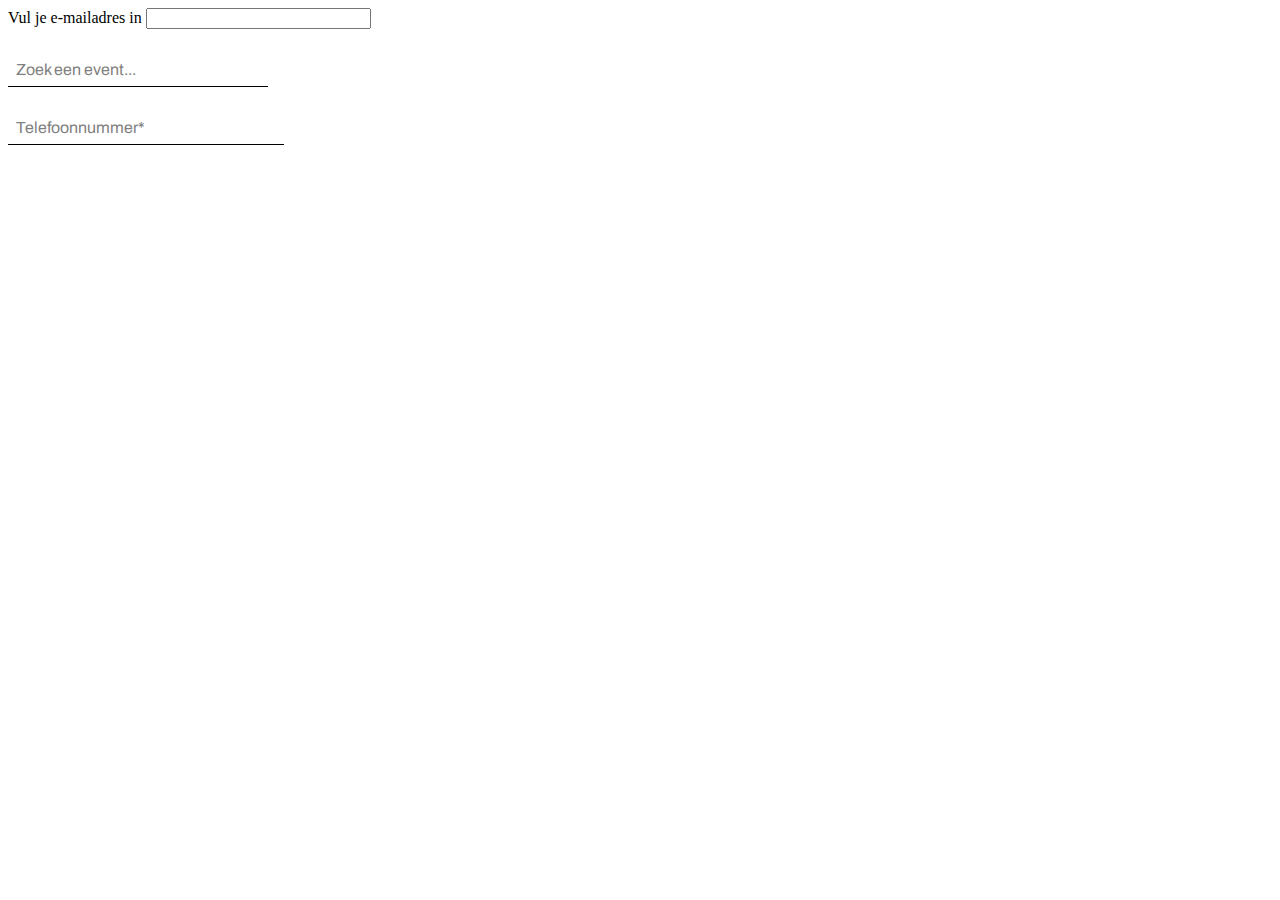
<file: input.html>
<!DOCTYPE html>
<html lang="en">
<head>
    <meta charset="UTF-8">
    <meta name="viewport" content="width=device-width, initial-scale=1.0">
    <title>input testen</title>
    <link rel="stylesheet" href="input.css">
</head>
<body>

<form action="">
    <label>Vul je e-mailadres in
    <input type="email" size="25" required/>
    </label>   
</form>  

<form action="" class="styling-form">
    <label>
        <span>Zoek een event...</span>
        <input type="search" placeholder=""/>
    </label>
</form>

<form action="" class="styling-form">
    <label>
        <span>Telefoonnummer</span>
        <input type="tel" required placeholder="">
    </label>
</form>

</body>
</html>
</file>
<file: styles/styles.css>
body {
    --primary-font: "archivo", verdana;
    --secondary-font: "martianmono", sans-serif;
    --letter-spacing: -0.04em;

    --white: #ffffff;
    --black: #000000;
    --grey: #666666;
    --blue: #364bf7;

    --size-xs: 0.5rem;
    --size-sm: 1rem;
    --size-md: 2rem;
    --size-lg: 3rem;
    --size-xl: 4rem;
    --size-xxl: 6rem;

    --border: 1px solid black;

    background: var(--white);
    font-family: var(--primary-font);
}

/* CSS reset */
* {
    margin: 0;
    padding: 0;
    box-sizing: border-box;
}

body {
    position: relative;

    @media (width > 44rem) {
        margin: var(--size-sm);
        border: var(--border);
    }
}

/* FONTS STANDAARD */
p,
.sm {
    font-size: clamp(var(--size-sm), 2.5vw, 1.125rem);
    font-weight: 400;
    /* stays regular */
    letter-spacing: 0;
    line-height: clamp(1.5rem, 2.5vw, var(--size-md));
}

p.label {
    font-weight: light;
    border: var(--border);
    padding: 0 4px;
    width: fit-content;
    font-size: 1rem;
    text-transform: uppercase;

    abbr {
        text-decoration: none;
    }
}

p.data {
    font-family: "martianmono";
    font-size: var(--size-sm);
    text-transform: uppercase;
}

a {
    font-family: "martianmono";
    text-transform: uppercase;
    text-decoration: none;
    font-size: var(--size-sm);

}

a.blauwe-link {
    color: var(--blue);
}

a.blauwe-link:hover {
    color: var(--black);
    img {
        content: url(../assets/arrow-right.svg);
    }
}

h1,
.xxxl {
    font-size: clamp(var(--size-xl), 6vw, var(--size-xxl));
    font-weight: 600;
    /* stays semibold */
    letter-spacing: var(--letter-spacing);
    line-height: clamp(1em, 5vw, var(--size-xxl));
    text-transform: uppercase;
}

h2,
.xxl {
    font-size: clamp(var(--size-md), 5vw, var(--size-xl));
    font-weight: 600;
    /* stays semibold */
    letter-spacing: var(--letter-spacing);
    line-height: 3rem;
    text-transform: uppercase;
    hyphens: auto;
}

h3,
.xl {
    font-size: clamp(var(--size-md), 4vw, 3rem);
    font-weight: 600;
    /* regular on sm | semiBold on md+ */
    letter-spacing: var(--letter-spacing);
    line-height: clamp(1.5rem, 3.5vw, 1em);
    text-transform: uppercase;
}

h4,
.lg {
    font-size: clamp(1.5rem, 3.5vw, var(--size-md));
    font-weight: 400;
    /* stays regular */
    letter-spacing: 0;
    line-height: clamp(var(--size-md), 3vw, 2.5rem);
    text-transform: none;
}

.visually-hidden {
    display: none;
}

.btn {
    border: var(--border);
    display: flex;
    align-items: center;
    background-color: var(--white);
    font-family: var(--secondary-font);
    width: fit-content;
    /* zorgt dat border niet plakt in uitklap nav */
    color: var(--black);
    font-size: 1rem;


    span {
        padding: .75rem;
        border-right: var(--border);
    }

    >div {
        height: 100%;
        width: 2.5rem;
        display: flex;
        justify-content: center;
        align-items: center;
    }

    img {
        height: 1rem;
        width: 1rem;
    }
}

.btn:hover {
    border: 1px solid var(--blue);
    border-right: 1px solid var(--blue);
    color: var(--blue);

    img {
        content: url("../assets/right-blauw.svg");
    }

    span {
        border-right: 1px solid var(--blue);
    }
}


li {
    list-style-type: none;
}

/* MARK: HEADER */
header {
    top: 0;
    position: sticky;
    z-index: 10;

    img {
        height: 40px;

        @media (width > 30rem) {
            height: 3.75rem;
        }

        @media (width > 48rem) {
            height: 5rem;
        }
    }
}

/* MARK: HOME */
section.home {
    padding: 4rem 1rem 4rem 1rem;
    background-color: rgba(0, 0, 0, 0);
    text-align: center;
    margin: auto;

    a {
        color: var(--black);
        line-height: var(--size-sm);
    }

    a:hover {
        color: var(--blue);
        cursor: pointer;
        img {
            content: url("../assets/arrow-left-blue.png");
        }
    }

    h1 {
        margin-top: var(--size-sm);
        margin-bottom: var(--size-sm);
    }

    p {
        line-height: 1.75rem;
    }

    @media (width > 48rem) {
        padding-top: var(--size-sm);
        max-width: 56.25em;

        h1 {
            margin-top: var(--size-sm);
            margin-bottom: var(--size-sm);
        }

        p {
            line-height: 2.5rem;
            /* padding-top: var(--size-sm); */
        }
    }
}

/* MARK: TRENDING */
section.trending {

    article {
        padding: 1.5rem;
        border-top: var(--border);
    }

    img.sizing {
        width: 100%;
        border: var(--border);
        object-fit: cover;
        display: block;
    }

    .label {
        margin-top: 1.5rem;
    }

    .data {
        margin-top: var(--size-sm);
        margin-bottom: var(--size-sm);
    }

    h2 {
        margin-bottom: 3.5rem;
    }

    a.blauwe-link {
        display: block;
        margin-bottom: 1.5rem;
    }

    @media (width > 30rem) {
        article {
            display: grid;
            grid-template-columns: 14em 1fr;
            gap: var(--size-sm);
            /* align-items: stretch */
        }

        img.sizing {
            height: 100%;
            width: 100%;
            max-height: initial;
            /* flex-shrink: 0; */
        }

        .label {
            margin-top: 0;
        }

        div {
            display: flex;
            flex-direction: column;
        }

        h2 {
            margin-bottom: 0;
            flex-grow: 1;
        }

        a.blauwe-link {
            margin-bottom: 0;
        }

    }

    @media (width > 68rem) {
        display: grid;
        grid-template-columns: 1fr 1fr 1fr;

        article {
            display: flex;
            border-right: var(--border);
            padding: var(--size-lg);
            flex-direction: column;
        }

        article:last-child {
            border-right: none;
        }

        img.sizing {
            height: 26rem;
            width: 100%;
        }

        div {
            flex-grow: 1;
        }

        a.blauwe-link {
            margin-top: 3.5rem;
            /* margin-bottom: 0rem; */
        }

    }

}

/* MARK: SEARCH */
section.search {
    display: flex;
    flex-direction: column;
    gap: 1.5rem;
    padding: var(--size-lg) 1.5rem;
    border-top: var(--border);
    border-bottom: var(--border);

    @media (width > 48rem) {
        flex-direction: row;
        justify-content: space-between;
        align-items: center;
    }

    @media (width > 48rem) {
        padding: 3rem;
    }

    .right-container {
        display: flex;
        gap: var(--size-sm);
    }
}

/* MARK: EVENTLIST */
section.eventlist {
    padding: var(--size-lg);

    ul {

        @media (width > 30rem) {
            .flex-container {
                display: flex;
                justify-content: space-between;
            }
        }

        @media (width > 48rem) {
            /* padding: 0 var(--size-lg); */
        }
    }

    li {
        border-top: var(--border);
        margin-bottom: var(--size-md);
    }

    li:first-child {
        border-top: none;
    }

    .label {
        margin-top: var(--size-md);
    }

    h3 {
        margin-top: var(--size-sm);
        margin-bottom: var(--size-sm);
    }

    .data {
        margin-bottom: var(--size-sm);
    }
}

/* MARK: LADEN */
.laden {
    padding: 4.875rem 1.5rem;

    text-align: center;
    border-top: var(--border);

    p {
        font-family: "martianmono";
        font-size: var(--size-sm);
        text-transform: uppercase;
        color: var(--blue);
    }

    img {
        height: 1rem;
    }
}

/* MARK: VERLEDEN */
section.verleden {
    border-top: var(--border);
    padding: 4.5rem 1.5rem 1rem;

    ul {
        filter: opacity(0.5);
    }

    li {
        border-top: var(--border);
        margin-bottom: var(--size-md);
    }

    li:first-child {
        border-top: none;
    }

    .label {
        margin-top: var(--size-md);
        color: var(--black);
    }

    h4 {
        margin-top: var(--size-sm);
        margin-bottom: var(--size-sm);
    }

    .data {
        margin-bottom: var(--size-sm);
        color: var(--black);
    }

    p {
        text-transform: uppercase;
        font-family: "martianmono";
        color: var(--blue);
        margin-bottom: var(--size-sm);
        font-size: var(--size-sm);
    }

    @media (width > 44rem) {
        .flex-container {
            display: flex;
            gap: var(--size-sm);
        }

        .flex-item {
            margin-left: auto;
        }

        @media (width > 48rem) {
            padding: var(--size-lg);
        }
    }
}

/* MARK:UP2DATE */
section.up2date {
    border-top: var(--border);
    padding: 3rem 1.75rem;

    h4 {
        margin-bottom: 2.5rem;
    }

    @media (width > 48rem) {
        display: flex;
        justify-content: space-between;
        align-items: center;

        h4 {
            margin-bottom: 0;
        }
    }
}

/* MARK: THANKS */
section.thanks {
    border-top: var(--border);
    padding: 3rem 1.75rem;

    h4 {
        margin-bottom: 2.5rem;
    }

    @media (width > 48rem) {
        display: flex;
        justify-content: space-between;
        align-items: center;

        h4 {
            margin-bottom: 0;
        }
    }

}

/* MARK: LOGOS */
div.logos {
    border-top: var(--border);
    display: flex;
    overflow-x: scroll;
    overscroll-behavior-x: contain;
    height: 150px;

    img {
        border-right: var(--border);
        padding: 2rem;
    }

}

/* MARK: FOOTER */
.first {
    border-top: var(--border);
    padding: 4rem 1.5rem;
    display: flex;
    flex-direction: column;
    justify-content: space-between;

    img#logo {
        height: 5rem;
        margin-right: auto;
    }

    a.blauwe-link {
        margin-top: 2.5rem;
    }

    a:hover {
        color: var(--black);

        img {
            content: url(../assets/arrow-right.svg);
        }
    }
}

.second {
    border-top: var(--border);
    padding: 4rem 1.5rem;

    a {
        font-family: "archivo";
        text-transform: none;
        text-decoration: underline;
        color: var(--black);
    }

    li {
        padding-bottom: 8px;
    }

    li:last-child {
        padding-bottom: 0px;
    }
}

.third {
    padding: 4rem 1.5rem;

    a {
        hyphens: auto;
    }

    a:hover {
        color: var(--black);
    }

    .margin {
        margin-top: var(--size-md);
        display: flex;
        flex-direction: column;
        gap: var(--size-xs);
    }
}

footer {
    @media (width > 36rem) {
        border-top: var(--border);
        display: grid;
        grid-template-columns: 1fr 1fr 1fr;

        .first,
        .second,
        .third {
            border-top: 0px;
            border-bottom: 0px;
        }

        .second,
        .third {
            border-left: var(--border);
        }

        p {
            font-size: var(--size-sm);
        }
    }
}

footer {
    @media (width > 48rem) {
        border-top: var(--border);
        display: grid;
        grid-template-columns: 2fr 1fr 1fr;
    }
}

/* MARK: BOTTOM */
section.bottom {
    border-top: var(--border);
    padding: 2.5rem 1.5rem;

    a {
        font-family: "archivo";
        text-transform: none;
        text-decoration: underline;
        color: var(--black);
    }

    a:hover {
        color: var(--blue);
    }


    .socials {
        display: flex;
        gap: var(--size-sm);
    }

    @media (width > 30rem) {
        p {
            font-size: var(--size-sm);
        }
    }

    @media (width > 48rem) {
        display: flex;
        justify-content: space-between;
    }
}



/* MARK: HAMBURGER MENU */
.off-screen-menu {
    background-color: var(--white);
    height: 100vh;
    width: 100%;
    max-width: 450px;
    position: fixed;
    top: 0;
    right: -450px;
    display: flex;
    flex-direction: column;
    justify-content: center;
    text-align: left;
    padding-left: 1.5rem;
    transition: .3s ease;
    opacity: 100%;

    li {
        margin-top: 2.5rem;
    }

    .align-right {
        border-top: var(--border);
        width: 25rem;
        padding-top: 3rem
    }

    a {
        font-size: var(--size-sm);
        color: var(--black);
    }

    a.blauwe-link {
        color: var(--blue);
    }

    img {
        height: var(--size-sm);
    }

    @media (width > 68rem) {
        position: relative;
        max-width: 100%;
        height: fit-content;
        right: auto;

        ul {
            display: flex;
            gap: var(--size-sm);
            align-items: center;
            margin-top: var(--size-xs);
        }

        li {
            margin-top: 0;
        }

        .align-right {
            margin-left: auto;
            /* zorgt voor ruimte in nav */
            border-top: none;
            padding-top: 0;
            width: fit-content;
        }

        a {
            color: var(--black);
        }
    }

}

.off-screen-menu.active {
    right: 0;

    header::before {
        right: 0;
    }
}

nav {
    padding: .75rem 1rem .75rem 1rem;
    display: flex;
    border-bottom: var(--border);
    background-color: var(--white);

    a.active-page {
        color: var(--blue);
    }

    @media (width > 30rem) {
        font-size: 1.25rem;
    }

    @media (width > 44rem) {
        border-bottom: 0px;
    }

    @media (width > 68rem) {
        font-size: 1.5rem;
        border-bottom: none;
        padding: var(--size-lg);

        a.blauwe-link {
            color: var(--blue);
        }
    }
}

header::before {
    content: '';
    position: fixed;
    width: 100%;
    height: 100%;
    background-color: rgba(0, 0, 0, 0);
    left: 0;
    top: 0;
    transition: background-color 0.4s ease-out;
    pointer-events: none;
}

body:has(header .active) {
    header::before {
        background-color: rgba(0, 0, 0, 0.3);
    }
}

.ham-menu {
    height: 50px;
    width: 40px;
    margin-left: auto;
    position: relative;
    border: 1px solid;
    height: 2.5rem;
    width: 2.5rem;
    background-color: var(--white);

    @media (width > 68rem) {
        display: none;
    }
}

.ham-menu.active {
    position: sticky;
}

.ham-menu span {
    height: 3px;
    width: 24px;
    background-color: var(--black);
    position: absolute;
    left: 50%;
    top: 50%;
    transform: translate(-50%, -50%);
    transition: .3s ease;
}

.ham-menu span:nth-child(1) {
    top: 30%;
}

.ham-menu span:nth-child(3) {
    top: 70%;
}

.ham-menu.active span:nth-child(1) {
    top: 50%;
    transform: translate(-50%, -50%) rotate(45deg);
}

.ham-menu.active span:nth-child(2) {
    opacity: 0;
}

.ham-menu.active span:nth-child(3) {
    top: 50%;
    transform: translate(-50%, -50%) rotate(-45deg);
}





nav a:hover {
    color: var(--blue);
    cursor: pointer;
}


.btn.filter {
    display: grid;
    grid-template-columns: 1fr max-content;
    cursor: pointer;
}
.btn.filter:hover img {
    content: url(../assets/plus-blauw.png);
}


.dropdown {
    width: 100%;
    grid-column: 1/3;
    width: 100%;
    z-index: 1;
    height: 0;

    li:hover {
        color: var(--blue);
    }
}

.dropdown-inner {
    display: flex;
    flex-direction: column;
    gap: .5rem;
    padding: 1rem;
    align-items: flex-start;
    border: 1px solid black;
    color: var(--black);

    width: calc(100% + 2px);
    margin-left: -1px;
    height: auto;
    background-color: var(--white);
    z-index: 1;
    clip-path: polygon(0 0, 100% 0, 100% 100%, 0 100%);

    .collapsed & {
        clip-path: polygon(0 0, 100% 0, 100% 0%, 0 0%);
    }
}

.collapsed {
    height: 0;
}


/* MARK: CHECKBOX */
.check-styling {
    display: flex;
    gap: .5rem;
}

input[type="radio"]:checked {
    accent-color: var(--blue);
}


/* button zwart bij actieve filter */
.btn-selected:has(:checked)> :is(span, div) {
    color: var(--white);
    background-color: var(--black);
}

.btn-selected:has(:checked) span {
    border-color: var(--white);
}

.btn-selected:has(:checked) img {
    filter: brightness(0) invert(1);
}

/* de alle filters optie moet niet zwart worden */
.btn-selected:has(:checked#all) span {
    background-color: var(--white);
    color: var(--black);
    border-color: var(--black);
}

.btn-selected:has(:checked#all) div {
    background-color: var(--white);
    color: var(--black);
    border-color: var(--black);
}

.btn-selected:has(:checked#all) img {
    filter: none;
}


.eventlist ul[data-filter="amsterdam"] li:not([data-category2="amsterdam"]),
.eventlist ul[data-filter="eindhoven"] li:not([data-category2="eindhoven"]) {
    display: none;
}

.eventlist ul[data-filter="ux"] li:not([data-category="ux"]),
.eventlist ul[data-filter="hr"] li:not([data-category="hr"]),
.eventlist ul[data-filter="hackathon"] li:not([data-category="hackathon"]) {
    display: none;
}

.search-form {
    input::placeholder {
        font-size: 1.15rem;
        font-family: var(--primary-font);
        margin-bottom: .75rem;
        color: var(--black);
        width: 100%;
    }

    input {
        border: none;
    }

    div.searchbox {
        display: flex;
        align-items: center;
        gap: .5rem;
        border-bottom: var(--border);
        padding: .5rem 3rem .5rem 0;
        width: fit-content;


        img {
            height: 1.1rem;
        }

        .searchbox input[type='search'] {
            height: 100%;
        }

    }

    input:focus {
        padding: .5rem;
        box-shadow: none;
    }
}

/* button {
        font-family: var(--primary-font);
        font-weight: 700;
        font-size: 1rem;
        border: none;
        background-color: var(--white);
        cursor: pointer;
    } */
</file>
<file: styles/font.css>
@font-face {
    font-family: "archivo";
    src: url("../fonts/Archivo-VariableFont.woff2") format('woff2');
}
@font-face {
    font-family: "martianmono";
    src: url("../fonts/MartianMono-VariableFont.ttf") format('truetype');
}

body {
    text-rendering: optimizeLegibility;
    -webkit-font-smoothing: antialiased;
    -webkit-text-stroke: 1px transparent;
    -moz-osx-font-smoothing: grayscale;
}
</file>
<file: styles/dda-gezamenlijk.css>
/* Schrijf hier de verschillende stijlen, die gedeeld gaan
   worden door jullie projecten */

body {
  --primary-font: "archivo", verdana;
  --secondary-font: "martianmono", sans-serif;
  --white: #ffffff;
  --black: #000000;
  --grey: #666666;
  --blue: #364bf7;
  --important: #f7e19f;
  --letter-spacing: -0.04em; /* -4% van de font size */

  /* spacing */
  --size-xs: 0.5rem;
  --size-sm: 1rem;
  --size-md: 2rem;
  --size-lg: 3rem;
  --size-xl: 4rem;
  --size-xxl: 6rem;

  --border: 1px solid black;
  
  /* default */
  background: var(--white);
  font-family: var(--primary-font);
}

/* CSS reset */
/* ! zet deze aan in je eigen project */
* {
  /* padding: 0;
  margin: 0; */
  box-sizing: border-box;
}

html {
  scroll-behavior: smooth;
  min-height: 100vh;
}

img {
  max-width:100%;
}

/* Typografie */
h1,
.xxxl {
  font-size: clamp(2.5rem, 6vw, var(--size-xxl));
  font-weight: 600; /* stays semibold */
  letter-spacing: var(--letter-spacing);
  line-height: clamp(1em, 5vw, var(--size-xxl));
  text-transform: uppercase;
}

h2,
.xxl {
  font-size: clamp(2.5rem, 5vw, var(--size-xl));
  font-weight: 600; /* stays semibold */
  letter-spacing: var(--letter-spacing);
  line-height: 2.5rem;
}

h3,
.xl {
  font-size: clamp(var(--size-md), 4vw, 3rem);
  font-weight: 400; /* regular on sm | semiBold on md+ */
  letter-spacing: var(--letter-spacing);
  line-height: clamp(1.5rem, 3.5vw, 1em);
  text-transform: uppercase;
}

h4,
.lg {
  font-size: clamp(1.5rem, 3.5vw, var(--size-md));
  font-weight: 400; /* stays regular */
  letter-spacing: 0;
  line-height: clamp(var(--size-md), 3vw, 2.5rem);
}

h5,
h6,
.md {
  font-size: clamp(1.125rem, 2vw, 1.5rem);
  font-weight: 600; /* stays semibold */
  letter-spacing: 0;
  line-height: clamp(var(--size-md), 2vw, 2.5rem);
}

h6,
.light {
  font-weight: 400; /* stays regular */
}

p,
.sm {
  font-size: clamp(var(--size-sm), 2.5vw, 1.125rem);
  font-weight: 400; /* stays regular */
  letter-spacing: 0;
  line-height: clamp(1.5rem, 2.5vw, var(--size-md));
}

.subtext,
.xs,
p:has(time) {
  font-size: var(--size-sm);
  font-weight: 400; /* stays regular */
  letter-spacing: var(--letter-spacing);
  line-height: 1.5rem;
  font-family: var(--secondary-font);
}

p:has(time) {
  text-transform: uppercase;
}

time::after {
  content: "/";
  padding: 0 0.5rem;
}

.label {
  font-size: var(--size-sm);
  font-family: var(--secondary-font);
  font-weight: 300;
  letter-spacing: -0.06em;
  border: 1px solid var(--black);
  text-transform: uppercase;
  padding: 0 4px  ;
}

.neutral {
  font-weight: 400;
}

.semi-bold {
  font-weight: 600;
}

.bold {
  font-weight: 700;
}

/* @view-transition {
  navigation: auto;
} */

/* Formulier elementen */

/* Extra */
/* ::selection {
  background-color: var(--important);
  color: var(--white);
} */
</file>
<file: input.css>
@font-face {
    font-family: "archivo";
    src: url("/assets/Archivo-VariableFont_wdth,wght.ttf");
}
@font-face {
    font-family: "martianmono";
    src: url("/assets/MartianMono-VariableFont_wdth,wght.ttf");
}

body {
    display:grid;
    gap:1.5em;
}

.styling-form {
    font-family: "archivo";
    
    label {
        display:grid;
    }

    label span {
        padding:.5em;
        color: grey;
        pointer-events:none;
        grid-area: 1/1;
        transition: .2s;                            /* snelheid naar boven verplaatsen */
        z-index: 1;                                 /* zorgt dat de tekst geen waas krijgt omdat het achter background color staat */
    }
 
    label:has([required]) span::after {             /* voegt verplicht teken toe als 'required' veld is */
        content:"*";
    }
    

    label:has(:focus) span,
    label:not( :has(:placeholder-shown) ) span {
        translate: 0 -1.2em;                        /* naar boven maar ook verplaatsen tekst */
        color: blue;
    }


    input {
        grid-area: 1/1;
        font:inherit;                               /* font evengroot als invulvaktekst */
        border: 0px;                                /* geen lijn om invulvak */
        border-bottom: 1px solid black;
        background-color: #fff8;
        width: 260px;

        padding: .5em;  
        outline:none;                               /* geen lijn om invulvak wanneer geselcteerd */

        /* &:focus {
            border-style:dashed;
            border-color:red;
        } */
        
    }

   
}
</file>
<file: styles/detailpagina.css>
/* CSS RESET */
* {
    margin: 0;
    padding: 0;
    box-sizing: border-box;
}

body {
    position: relative;

    @media (width > 44rem) {
        margin: var(--size-sm);
        border: var(--border);
    }
}

/* FONTS */
p.label {
    font-weight: light;
    border: var(--border);
    padding: 0 4px;
    width: fit-content;
    font-size: 1rem;
    text-transform: uppercase;

    abbr {
        text-decoration: none;
    }
}

p.data {
    font-family: "martianmono";
    font-size: var(--size-sm);
    text-transform: uppercase;
}

a {
    font-family: "martianmono";
    text-transform: uppercase;
    text-decoration: none;
    font-size: var(--size-sm);

}

a.blauwe-link {
    color: var(--blue);
}

a.blauwe-link:hover {
    color: var(--black);

    img {
        content: url(../assets/arrow-right.svg);
    }
}

.visually-hidden {
    display: none;
}

/* OVERIGE ALGEMENE STYLING */
.btn {
    border: var(--border);
    display: flex;
    align-items: center;
    background-color: var(--white);
    font-family: var(--secondary-font);
    width: fit-content;
    /* zorgt dat border niet plakt in uitklap nav */
    color: var(--black);
    font-size: 1rem;


    span {
        padding: .75rem;
        border-right: var(--border);
    }

    div {
        height: 2.5rem;
        width: 2.5rem;
        display: flex;
        justify-content: center;
        align-items: center;
    }

    img {
        height: 1rem;
        width: 1rem;
    }
}

li {
    list-style-type: none;
}


header {
    top: 0;
    position: sticky;

    img {
        height: 40px;

        @media (width > 30rem) {
            height: 3.75rem;
        }

        @media (width > 48rem) {
            height: 5rem;
        }
    }
}

section.top {
    padding: var(--size-xxl) var(--size-sm) 0rem;
    background-color: rgba(0, 0, 0, 0);
    text-align: center;
    margin: auto;

    a {
        color: var(--black);
        line-height: var(--size-sm);
    }

    a:hover {
        color: var(--blue);
        cursor: pointer;

        img {
            content: url("../assets/arrow-left-blue.png");
        }
    }

    h1 {
        margin-top: var(--size-sm);
        margin-bottom: var(--size-sm);
    }

    img.height {
        margin-top: var(--size-lg);
        border: var(--border);
    }

    p {
        line-height: 1.75rem;
    }

    @media (width > 48rem) {
        padding-top: var(--size-sm);

        h1 {
            margin-top: var(--size-sm);
            margin-bottom: var(--size-sm);
        }

        p {
            line-height: 2.5rem;
            /* padding-top: var(--size-sm); */
        }

        img.height {
            content: url("../assets/leden-groot.png");
        }
    }
}

section.info {
    padding: 1.5rem var(--size-sm) 0;

    .groot {
        padding-top: var(--size-lg);
        padding-bottom: var(--size-md);
        font-size: 1.5rem;
        font-weight: 400;
    }

    @media (width > 48rem) {
        display: grid;
        grid-template-columns: 2fr 3.5fr;

        p.groot {
            padding-top: 0;
        }

        p.klein {
            grid-column: 2;
        }
    }
}

section.tabellen {
    padding: var(--size-lg) var(--size-sm) 0;

    h3 {
        padding-bottom: var(--size-md);
        text-transform: uppercase;
    }

    /* TABLE STYLING */
    table {
        border: var(--border);
        padding: var(--size-sm);
        width: 100%;
        margin-bottom: var(--size-lg);
        /* border-collapse: collapse;       zorgt voor geen ruimte tussen de tr */
    }

    td {
        padding-top: var(--size-sm);
        padding-bottom: var(--size-sm);
        border-collapse: collapse;
    }

    tr+tr td {
        /*  elke opeenvolgende tr behalve eerst want die volgt niet op */
        border-top: var(--border);
    }

    tr:last-child {
        margin-bottom: var(--size-sm);
    }

    /* FORMS STYLING */
    .styling-form {
        font-family: "archivo";
        border: var(--border);
        padding: var(--size-xs);

        label {
            display: grid;
            padding-top: var(--size-sm);
        }

        label span {
            padding: .5em;
            color: var(--grey);
            pointer-events: none;
            grid-area: 1/1;
            transition: .2s;
            /* snelheid naar boven verplaatsen */
            z-index: 1;
            /* zorgt dat de tekst geen waas krijgt omdat het achter background color staat */
        }

        label:has([required]) span::after {
            /* voegt verplicht teken toe als 'required' veld is */
            content: "*";
        }

        label:has(:focus) span,
        label:not(:has(:placeholder-shown)) span {
            translate: 0 -1.2em;
            /* naar boven maar ook verplaatsen tekst  */
            color: var(--blue);
        }

        input {
            grid-area: 1/1;
            font: inherit;
            /* font evengroot als invulvaktekst */
            border: 0px;
            /* geen lijn om invulvak */
            border-bottom: 1px solid black;
            background-color: #fff8;
            width: 100%;

            padding-bottom: .2em;
            outline: none;
            /* geen lijn om invulvak wanneer geselcteerd */
            margin: 1rem 0 1rem;
        }

        .table2 {
            padding-top: var(--size-md);
        }

        a {
            margin-top: var(--size-lg);
        }
    }

    a {
        margin-top: var(--size-lg);
        margin-bottom: var(--size-xl);
    }


    @media (width > 48rem) {
        display: grid;
        grid-template-columns: 2fr 3.5fr;
        padding-top: var(--size-xl);

        table {
            margin-bottom: var(--size-xl);
        }

        * {
            grid-column: 2;
        }

        form {
            display: grid;
            grid-template-columns: 1fr 1fr;
            gap: var(--size-sm);
        }

        .left-container {
            grid-column: 1;
        }

        .right-container {
            grid-column: 2;
        }


    }
}

section.locatie {
    padding: 0;
    margin: auto;
    text-align: center;
    display: grid;
    justify-content: center;

    .flex-container {
        display: flex;
        flex-direction: column;
        justify-content: center;
        align-items: center;
        padding: var(--size-sm);
    }

    img.height {
        border: var(--border);
        margin-bottom: var(--size-sm);
    }

    h4.xl {
        padding-top: var(--size-md);
        padding-bottom: var(--size-md);
    }

    @media (width > 48rem) {
        display: grid;
        grid-template-columns: 1fr 1fr;
        border-top: var(--border);

        img.height {
            grid-column: 1;
            margin-bottom: 0;
            border: none;
        }

        .flex-container {
            padding: var(--size-lg);
        }
    }
}

/* FOOTER */
.first {
    border-top: var(--border);
    padding: 4rem 1.5rem;
    display: flex;
    flex-direction: column;
    justify-content: space-between;

    img#logo {
        height: 5rem;
        margin-right: auto;
    }

    a.blauwe-link {
        margin-top: 2.5rem;
    }
}

.second {
    border-top: var(--border);
    padding: 4rem 1.5rem;

    a {
        font-family: "archivo";
        text-transform: none;
        text-decoration: underline;
        color: var(--black);
    }

    li {
        padding-bottom: 8px;
    }

    li:last-child {
        padding-bottom: 0px;
    }
}

.third {
    padding: 4rem 1.5rem;

    a {
        hyphens: auto;
    }

    a:hover {
        color: var(--black);
    }

    .margin {
        margin-top: var(--size-md);
        display: flex;
        flex-direction: column;
        gap: var(--size-xs);
    }
}

footer {
    @media (width > 36rem) {
        border-top: var(--border);
        display: grid;
        grid-template-columns: 1fr 1fr 1fr;

        .first,
        .second,
        .third {
            border-top: 0px;
            border-bottom: 0px;
        }

        .second,
        .third {
            border-left: var(--border);
        }

        p {
            font-size: var(--size-sm);
        }
    }

    @media (width > 48rem) {
        border-top: var(--border);
        display: grid;
        grid-template-columns: 2fr 1fr 1fr;
    }
}

section.bottom {
    border-top: var(--border);
    padding: 2.5rem 1.5rem;

    a {
        font-family: "archivo";
        text-transform: none;
        text-decoration: underline;
        color: var(--black);
    }

    a:hover {
        color: var(--blue);
    }

    .socials {
        display: flex;
        gap: var(--size-sm);
    }

    @media (width > 30rem) {
        p {
            font-size: var(--size-sm);
        }
    }

    @media (width > 48rem) {
        display: flex;
        justify-content: space-between;
    }
}

/* HAMBURGER MENU */
.off-screen-menu {
    background-color: var(--white);
    height: 100vh;
    width: 100%;
    max-width: 450px;
    position: fixed;
    top: 0;
    right: -450px;
    display: flex;
    flex-direction: column;
    justify-content: center;
    text-align: left;
    padding-left: 1.5rem;
    transition: .3s ease;
    opacity: 100%;

    li {
        margin-top: 2.5rem;
    }

    .align-right {
        border-top: var(--border);
        width: 25rem;
        padding-top: 3rem
    }

    a {
        font-size: var(--size-sm);
        color: var(--black);
    }

    a.blauwe-link {
        color: var(--blue);
    }

    img {
        height: var(--size-sm);
    }

    @media (width > 68rem) {
        position: relative;
        max-width: 100%;
        height: fit-content;
        right: auto;

        ul {
            display: flex;
            gap: var(--size-sm);
            align-items: center;
            margin-top: var(--size-xs);
        }

        li {
            margin-top: 0;
        }

        .align-right {
            margin-left: auto;
            /* zorgt voor ruimte in nav */
            border-top: none;
            padding-top: 0;
            width: fit-content;
        }

        a {
            color: var(--black);
        }
    }

}

.off-screen-menu.active {
    right: 0;

    header::before {
        right: 0;
    }
}

nav {
    padding: .75rem 1rem .75rem 1rem;
    display: flex;
    border-bottom: var(--border);
    background-color: var(--white);

    @media (width > 30rem) {
        font-size: 1.25rem;
    }

    @media (width > 44rem) {
        border-bottom: 0px;
    }

    @media (width > 68rem) {
        font-size: 1.5rem;
        border-bottom: none;
        padding: var(--size-lg);

        a.blauwe-link {
            color: var(--blue);
        }

        a.blauwe-link:hover {
            color: var(--black);
        }
    }
}

header::before {
    content: '';
    position: fixed;
    width: 100%;
    height: 100%;
    background-color: rgba(0, 0, 0, 0);
    left: 0;
    top: 0;
    transition: background-color 0.4s ease-out;
    pointer-events: none;
}

body:has(header .active) {
    header::before {
        background-color: rgba(0, 0, 0, 0.3);
    }
}

.ham-menu {
    height: 50px;
    width: 40px;
    margin-left: auto;
    position: relative;
    border: 1px solid;
    height: 2.5rem;
    width: 2.5rem;
    background-color: var(--white);

    @media (width > 68rem) {
        display: none;
    }
}

.ham-menu.active {
    position: sticky;
}

.ham-menu span {
    height: 3px;
    width: 24px;
    background-color: var(--black);
    position: absolute;
    left: 50%;
    top: 50%;
    transform: translate(-50%, -50%);
    transition: .3s ease;
}

.ham-menu span:nth-child(1) {
    top: 30%;
}

.ham-menu span:nth-child(3) {
    top: 70%;
}

.ham-menu.active span:nth-child(1) {
    top: 50%;
    transform: translate(-50%, -50%) rotate(45deg);
}

.ham-menu.active span:nth-child(2) {
    opacity: 0;
}

.ham-menu.active span:nth-child(3) {
    top: 50%;
    transform: translate(-50%, -50%) rotate(-45deg);
}

.btn:hover {
    border: 1px solid var(--blue);
    border-right: 1px solid var(--blue);
    color: var(--blue);

    img {
        content: url("../assets/right-blauw.svg");
    }

    span {
        border-right: 1px solid var(--blue);
    }
}

nav a:hover {
    color: var(--blue);
    cursor: pointer;
}



fieldset:has(:user-invalid) {
    background: #faa;
}
</file>
